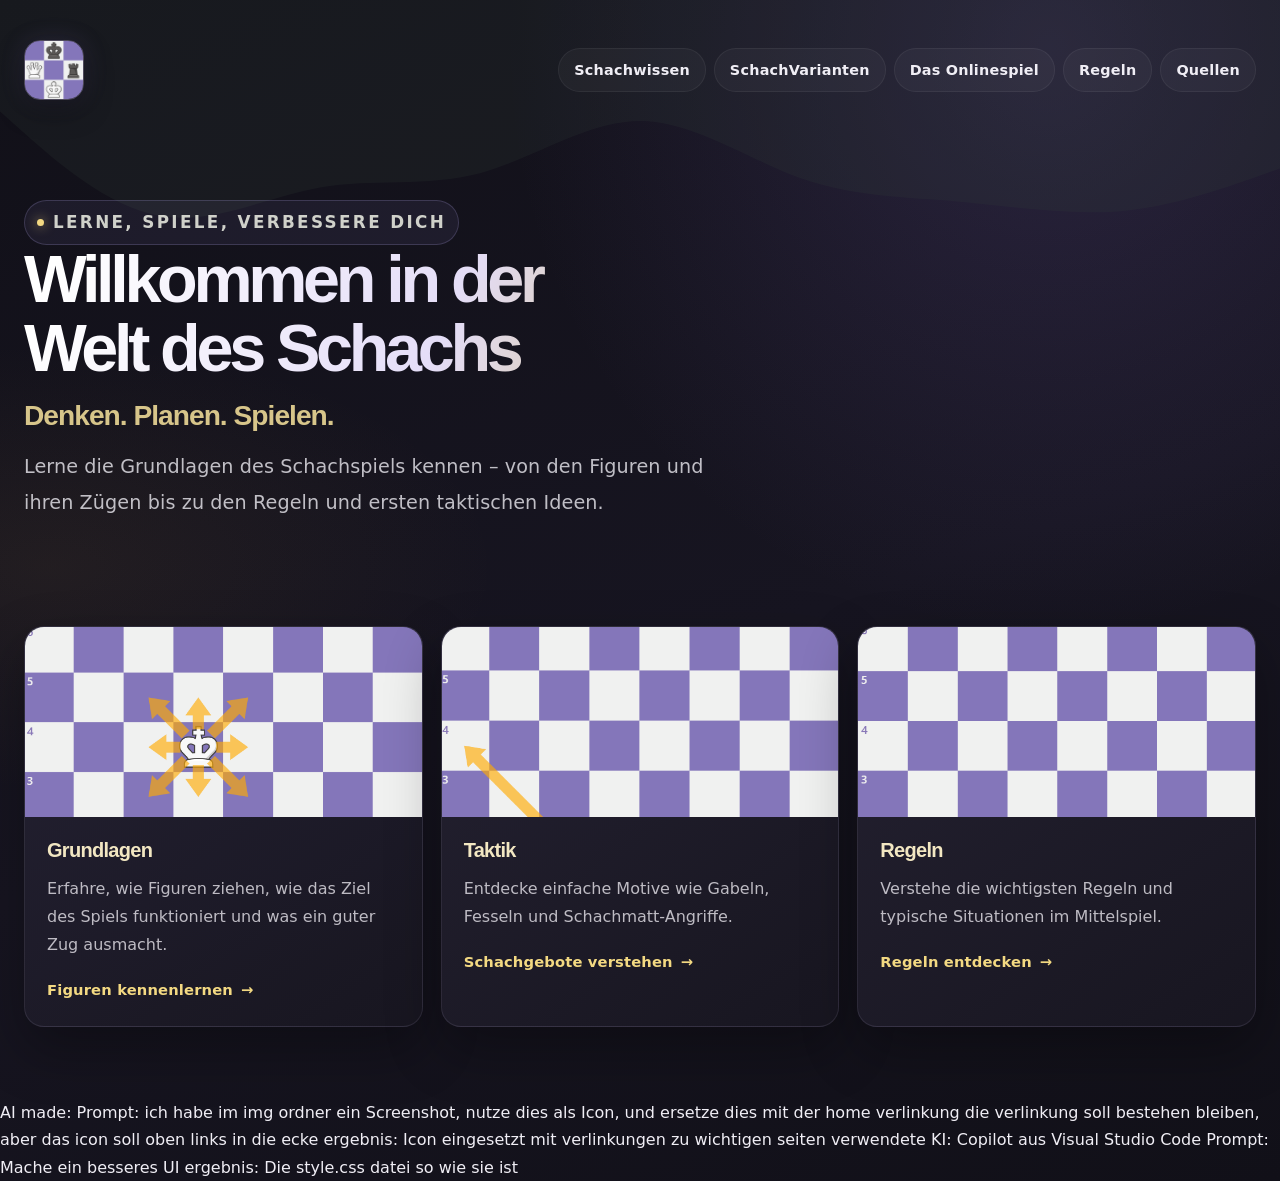
<file: website/index.html>
<!DOCTYPE html>
<html lang="de">
<head>
   <meta charset="UTF-8">
   <meta name="viewport" content="width=device-width, initial-scale=1.0">
   <meta name="description" content="Ein Einstieg in Schach, Regeln und Taktik.">
   <title>Schachwissen – Willkommen</title>
   <link rel="stylesheet" href="style.css">
</head>
<body class="home-page">
   <img class="wave" src="img/wave.svg" alt="">
   <div class="page-shell">
      <header class="topbar">
         <a class="home-logo" href="index.html" aria-label="Zur Startseite">
            <img src="img/Screenshot 2026-11-06 104341.png" alt="Schachfiguren">
         </a>
         <nav class="navigation" aria-label="Hauptnavigation">
            <a href="info.html">Schachwissen</a>
            <a href="Schacharten.html">SchachVarianten</a>
            <a href="onlinespiel.html">Das Onlinespiel</a>
            <a href="Regeln.html">Regeln</a>
            <a href="quellen.html">Quellen</a>
         </nav>
      </header>

      <main class="hero">
         <div class="hero-copy">
            <p class="eyebrow">Lerne, spiele, verbessere dich</p>
            <h1>Willkommen in der Welt des Schachs</h1>
            <h2>Denken. Planen. Spielen.</h2>
            <p>
               Lerne die Grundlagen des Schachspiels kennen – von den Figuren und ihren
               Zügen bis zu den Regeln und ersten taktischen Ideen.
            </p>
            <div class="hero-actions">

            </div>
         </div>

      </main>

      <section class="feature-grid" aria-label="Schach-Themen">
         <article class="feature-card">
            <img class="feature-image" src="img/schach%20figuren%20(Zugm%C3%B6glichkeiten)/k%C3%B6nig.png" alt="Mögliche Züge der Figuren">
            <h3>Grundlagen</h3>
            <p>Erfahre, wie Figuren ziehen, wie das Ziel des Spiels funktioniert und was ein guter Zug ausmacht.</p>
            <a class="card-link" href="info.html">Figuren kennenlernen <span aria-hidden="true">→</span></a>
         </article>
         <article class="feature-card">
            <img class="feature-image" src="img/schach%20figuren%20(Zugm%C3%B6glichkeiten)/schachsetzen.png" alt="Beispiel für ein Schachgebot">
            <h3>Taktik</h3>
            <p>Entdecke einfache Motive wie Gabeln, Fesseln und Schachmatt-Angriffe.</p>
            <a class="card-link" href="Das Schachsetzen.html">Schachgebote verstehen <span aria-hidden="true">→</span></a>
         </article>
         <article class="feature-card">
            <img class="feature-image" src="img/schach%20figuren%20(Zugm%C3%B6glichkeiten)/rochade.png" alt="Stellung vor einer Rochade">
            <h3>Regeln</h3>
            <p>Verstehe die wichtigsten Regeln und typische Situationen im Mittelspiel.</p>
            <a class="card-link" href="Regeln.html">Regeln entdecken <span aria-hidden="true">→</span></a>
         </article>
      </section>
   </div>
</body>
</html>

















































































































































































































































































































































AI made:

    Prompt:
        ich habe im img ordner ein Screenshot, nutze dies als Icon,
        und ersetze dies mit der home verlinkung die verlinkung soll bestehen bleiben,
        aber das icon soll oben links in die ecke
    ergebnis:
        Icon eingesetzt mit verlinkungen zu wichtigen seiten

    verwendete KI:
        Copilot aus Visual Studio Code



   Prompt:
      Mache ein besseres UI
   ergebnis:
      Die style.css datei so wie sie ist
</file>
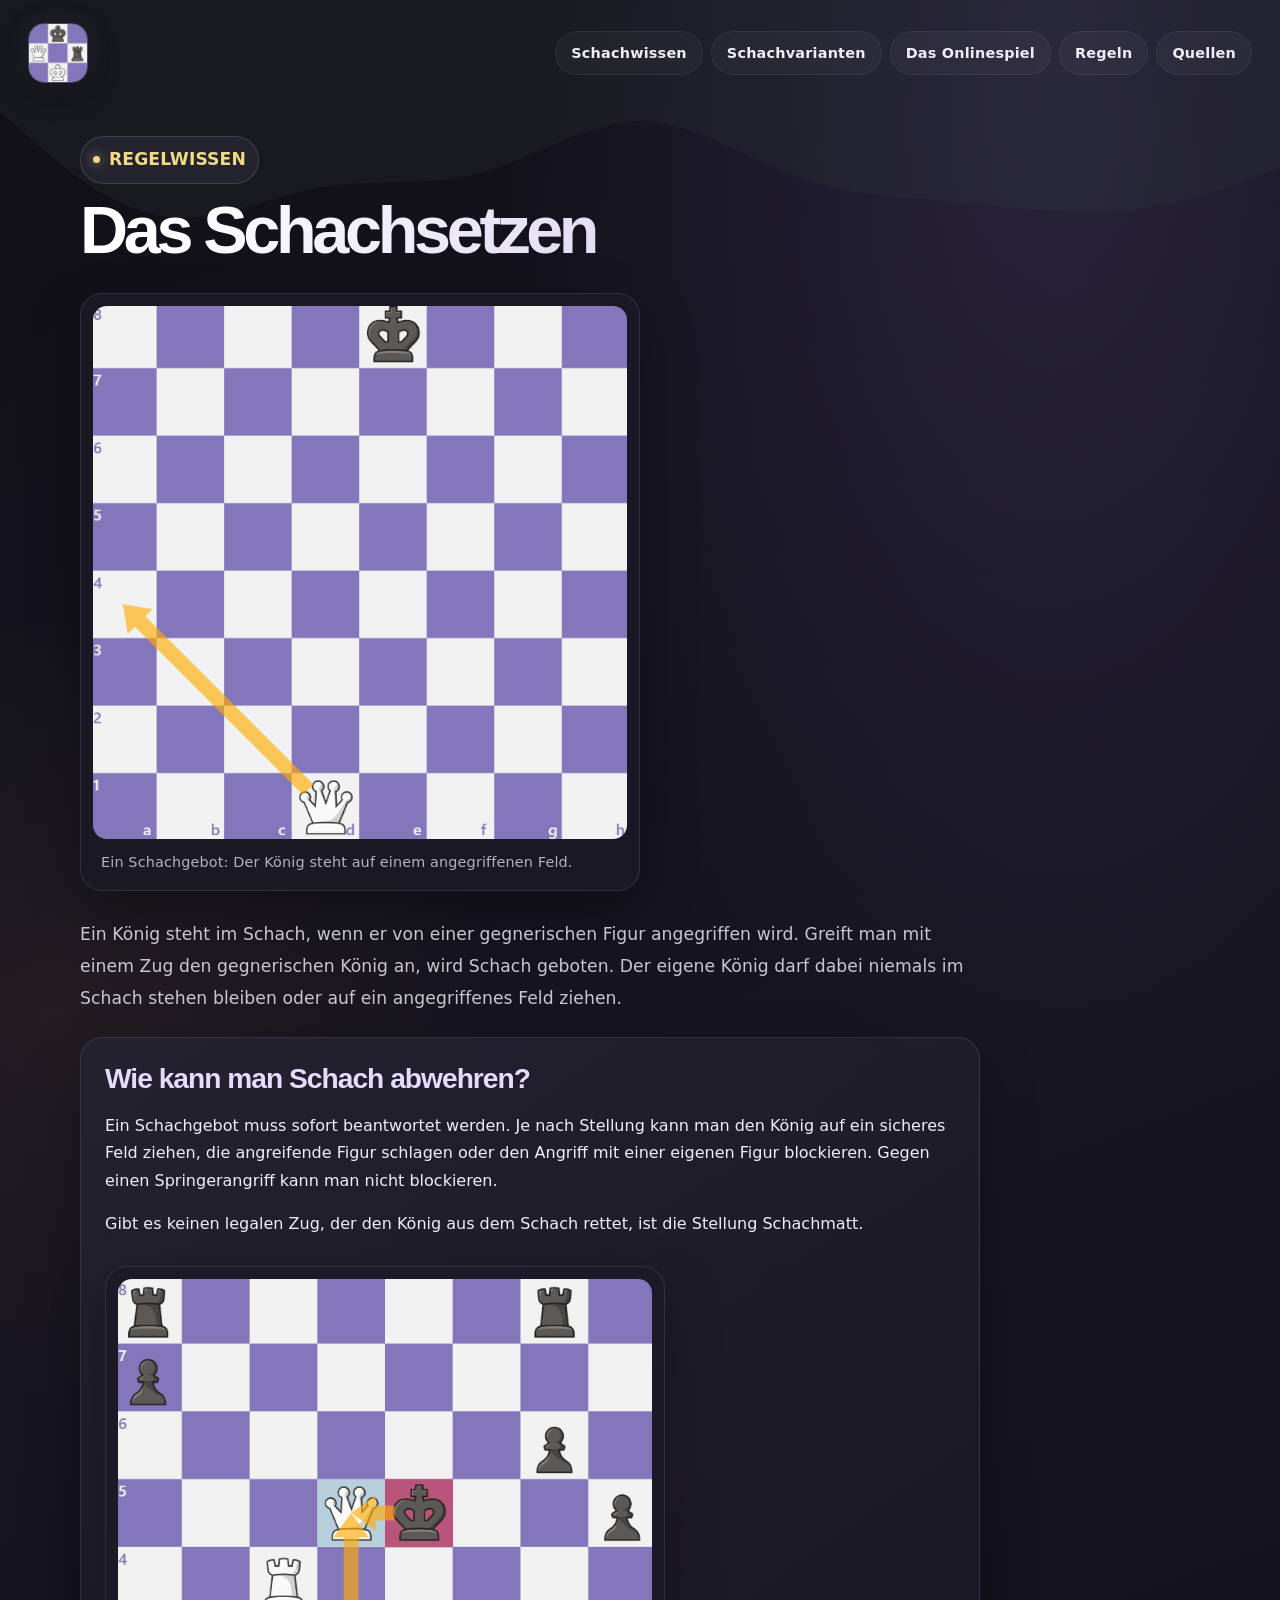
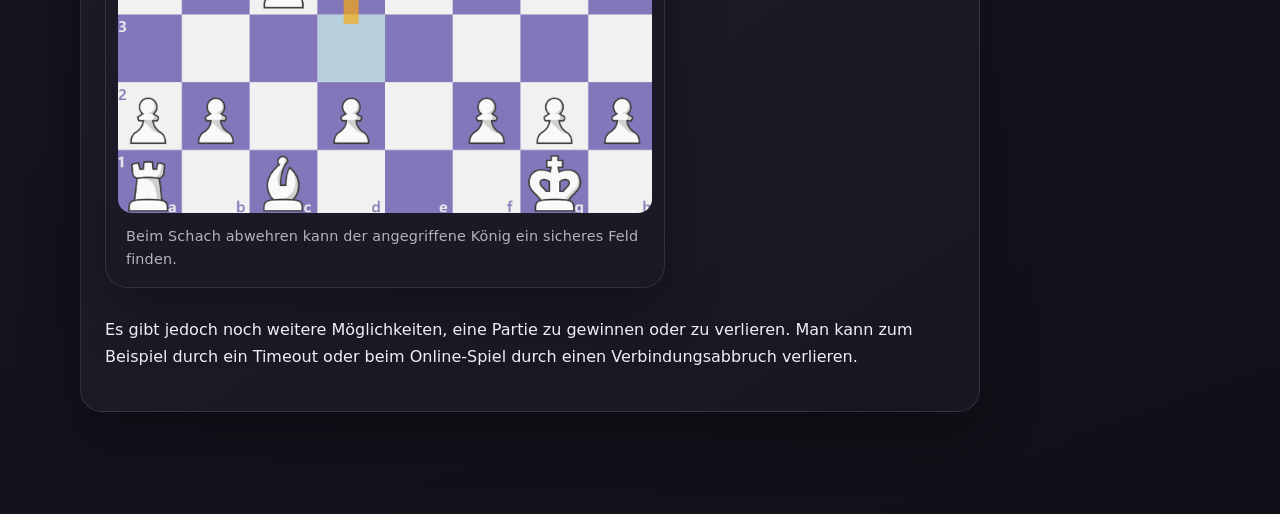
<file: website/Das Schachsetzen.html>
<!DOCTYPE html>
<html lang="de">
<head>
   <meta charset="UTF-8">
   <meta name="viewport" content="width=device-width, initial-scale=1.0">
   <title>Das Schachsetzen – Schachwissen</title>
   <link rel="stylesheet" href="style.css">
</head>
<body class="rule-page">
   <img class="wave" src="img/wave.svg" alt="">
   <header class="topbar">
      <a class="home-logo" href="index.html" aria-label="Zur Startseite">
         <img src="img/Screenshot 2026-11-06 104341.png" alt="Schachfiguren">
      </a>
      <nav class="navigation" aria-label="Hauptnavigation">
      <a href="info.html">Schachwissen</a>
      <a href="Schacharten.html">Schachvarianten</a>
      <a href="onlinespiel.html">Das Onlinespiel</a>
      <a href="Regeln.html">Regeln</a>
      <a href="quellen.html">Quellen</a>
      </nav>
   </header>
   <main>
      <p class="eyebrow">Regelwissen</p>
      <h1>Das Schachsetzen</h1>
      <figure class="rule-illustration">
         <img src="img/schach%20figuren%20(Zugm%C3%B6glichkeiten)/schachsetzen.png" alt="Ein König wird von der Dame angegriffen">
         <figcaption>Ein Schachgebot: Der König steht auf einem angegriffenen Feld.</figcaption>
      </figure>
      <p>
         Ein König steht im Schach, wenn er von einer gegnerischen Figur
         angegriffen wird.          Greift man mit einem Zug den gegnerischen König an, wird Schach geboten.
         Der eigene König darf dabei niemals im Schach
         stehen bleiben oder auf ein angegriffenes Feld ziehen.
      </p>
      <section>
         <h2>Wie kann man Schach abwehren?</h2>
         <p>
            Ein Schachgebot muss sofort beantwortet werden. Je nach Stellung
            kann man den König auf ein sicheres Feld ziehen, die angreifende
            Figur schlagen oder den Angriff mit einer eigenen Figur blockieren.
            Gegen einen Springerangriff kann man nicht blockieren.
         </p>
         <p>
            Gibt es keinen legalen Zug, der den König aus dem Schach rettet,
            ist die Stellung Schachmatt.
         </p>
         <figure class="rule-illustration">
            <img src="img/schach%20figuren%20(Zugm%C3%B6glichkeiten)/schachabwähren.png" alt="Beispielstellung für Schachabwehr">
            <figcaption>Beim Schach abwehren kann der angegriffene König ein sicheres Feld finden.</figcaption>
         </figure>
         <p>
            Es gibt jedoch noch weitere Möglichkeiten, eine Partie zu gewinnen oder zu verlieren.
            Man kann zum Beispiel durch ein Timeout oder beim Online-Spiel durch einen
            Verbindungsabbruch verlieren.
         </p>
         <p>
            
         </p>
      </section>
   </main>
</body>
</html>
</file>
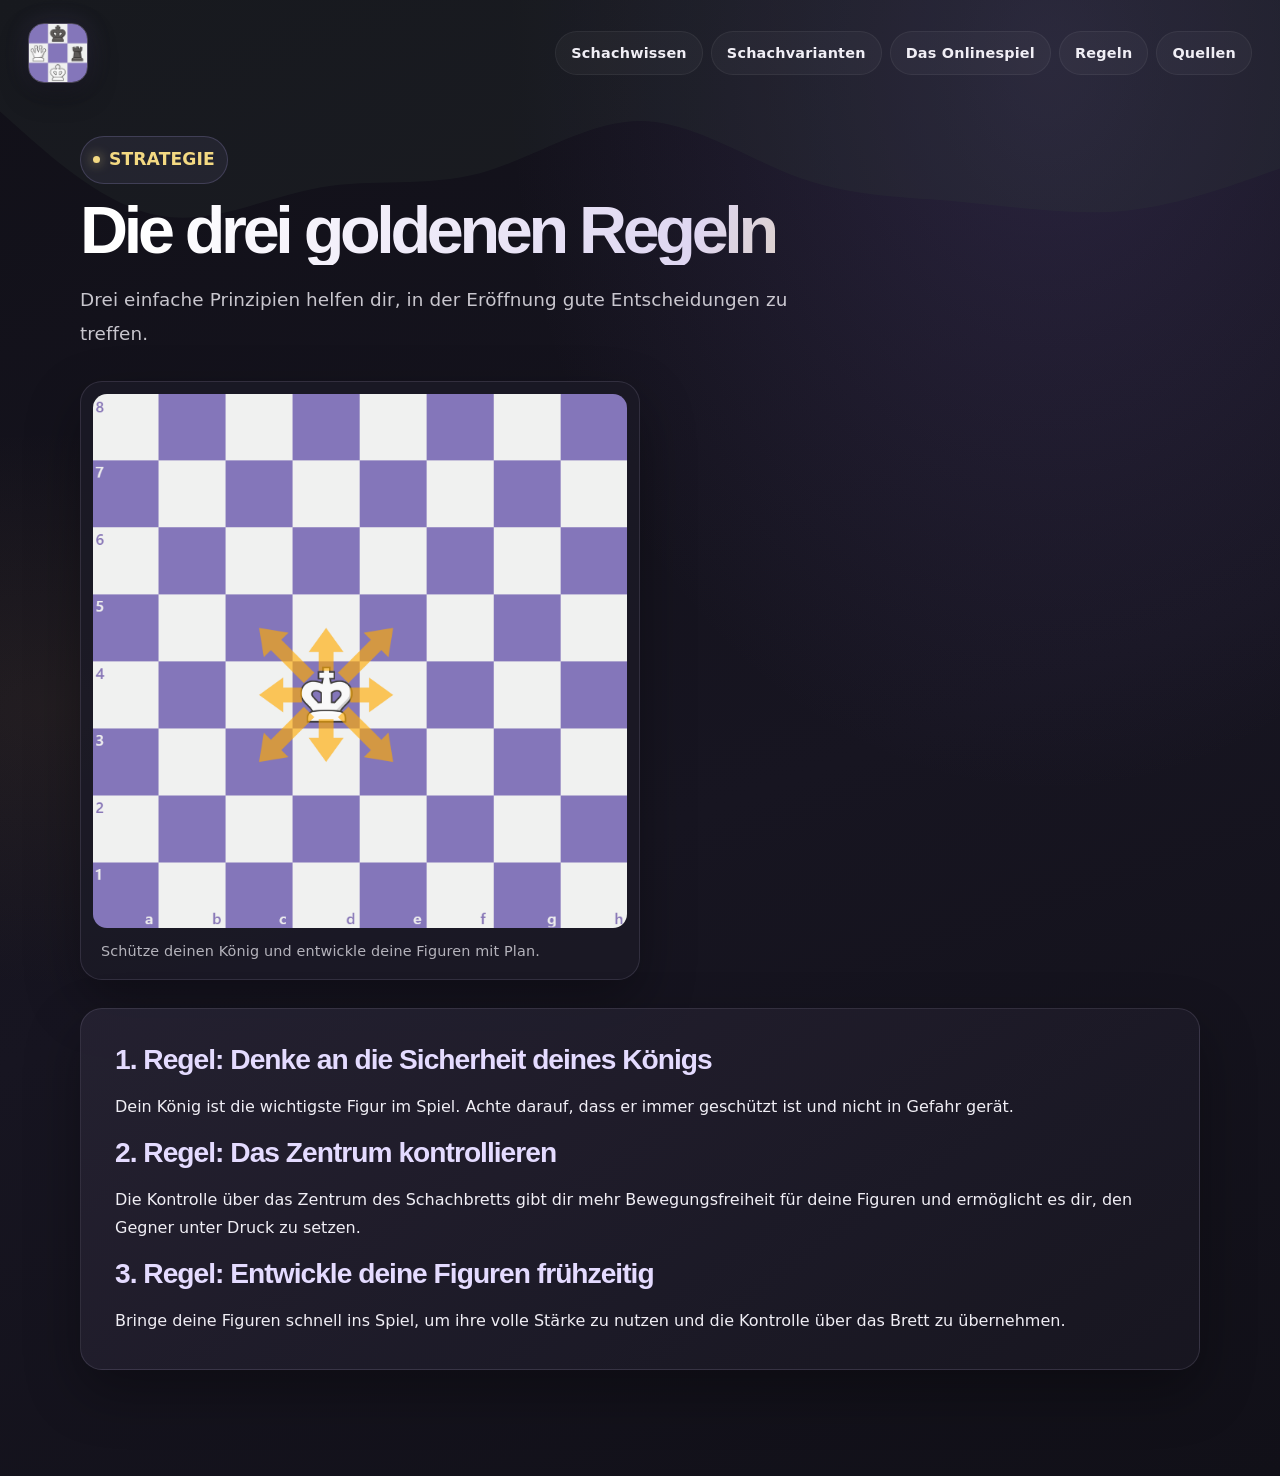
<file: website/Die 3 Goldenen Regeln.html>
<!DOCTYPE html>
<html lang="de">
<head>
   <meta charset="UTF-8">
   <meta name="viewport" content="width=device-width, initial-scale=1.0">
   <title>Die drei goldenen Regeln – Schachwissen</title>
   <link rel="stylesheet" href="style.css">
</head>
<body class="rule-page">
   <img class="wave" src="img/wave.svg" alt="">
   <header class="topbar">
      <a class="home-logo" href="index.html" aria-label="Zur Startseite">
         <img src="img/Screenshot 2026-11-06 104341.png" alt="Schachfiguren">
      </a>
      <nav class="navigation" aria-label="Hauptnavigation">
      <a href="info.html">Schachwissen</a>
      <a href="Schacharten.html">Schachvarianten</a>
      <a href="onlinespiel.html">Das Onlinespiel</a>
      <a href="Regeln.html">Regeln</a>
      <a href="quellen.html">Quellen</a>
      </nav>
   </header>
   <main>
      <p class="eyebrow">Strategie</p>
      <h1>Die drei goldenen Regeln</h1>
      <p class="page-intro">Drei einfache Prinzipien helfen dir, in der Eröffnung gute Entscheidungen zu treffen.</p>
      <figure class="rule-illustration">
         <img src="img/schach%20figuren%20(Zugm%C3%B6glichkeiten)/k%C3%B6nig.png" alt="Der König kann auf alle angrenzenden Felder ziehen">
         <figcaption>Schütze deinen König und entwickle deine Figuren mit Plan.</figcaption>
      </figure>
      <section class="content-card">
         <h2>1. Regel: Denke an die Sicherheit deines Königs</h2>
         <p>
            Dein König ist die wichtigste Figur im Spiel. Achte darauf, dass er
            immer geschützt ist und nicht in Gefahr gerät.
         </p>
         <h2>2. Regel: Das Zentrum kontrollieren</h2>
         <p>
            Die Kontrolle über das Zentrum des Schachbretts gibt dir mehr
            Bewegungsfreiheit für deine Figuren und ermöglicht es dir, den
            Gegner unter Druck zu setzen.
         </p>
         <h2>3. Regel: Entwickle deine Figuren frühzeitig</h2>
         <p>
            Bringe deine Figuren schnell ins Spiel, um ihre volle Stärke zu nutzen
            und die Kontrolle über das Brett zu übernehmen.
         </p>
      </section>


   </main>
</body>
</html>
</file>
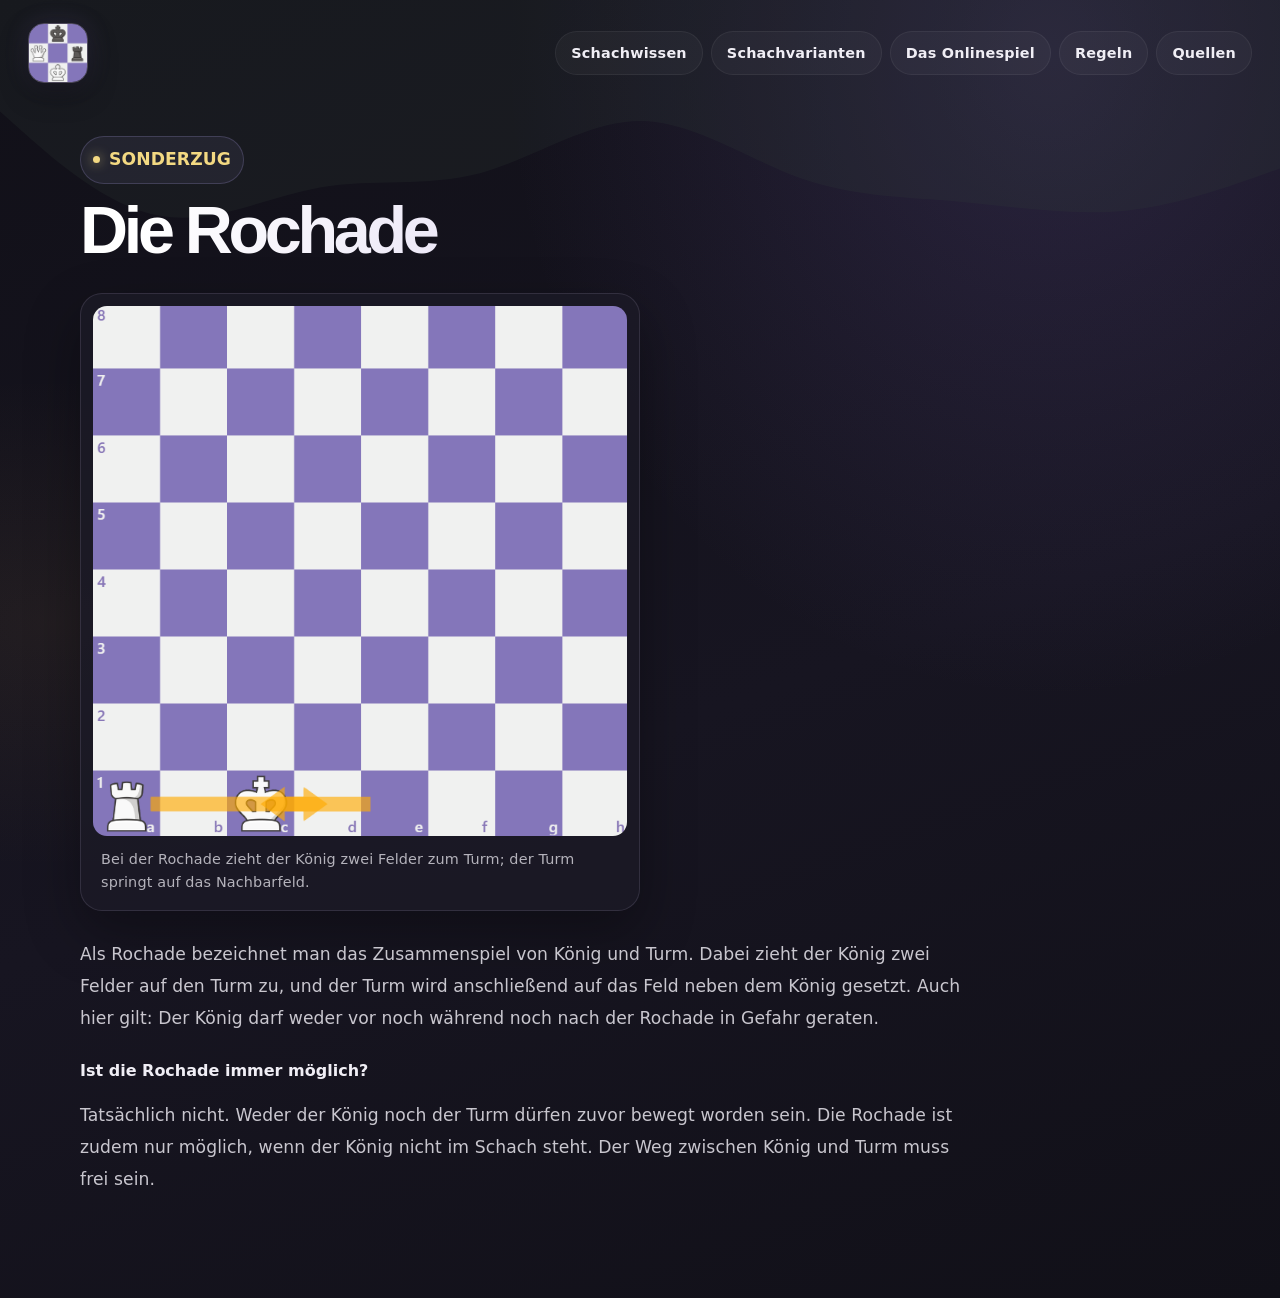
<file: website/Die Rochade.html>
<!DOCTYPE html>
<html lang="de">
<head>
   <meta charset="UTF-8">
   <meta name="viewport" content="width=device-width, initial-scale=1.0">
   <title>Die Rochade – Schachwissen</title>
   <link rel="stylesheet" href="style.css">
</head>
<body class="rule-page">
   <img class="wave" src="img/wave.svg" alt="">
   <header class="topbar">
      <a class="home-logo" href="index.html" aria-label="Zur Startseite">
         <img src="img/Screenshot 2026-11-06 104341.png" alt="Schachfiguren">
      </a>
      <nav class="navigation" aria-label="Hauptnavigation">
      <a href="info.html">Schachwissen</a>
      <a href="Schacharten.html">Schachvarianten</a>
      <a href="onlinespiel.html">Das Onlinespiel</a>
      <a href="Regeln.html">Regeln</a>
      <a href="quellen.html">Quellen</a>
      </nav>
   </header>
   <main>
      <p class="eyebrow">Sonderzug</p>
      <h1>Die Rochade</h1>
      <figure class="rule-illustration">
         <img src="img/schach%20figuren%20(Zugm%C3%B6glichkeiten)/rochade.png" alt="König und Turm bewegen sich bei der Rochade">
         <figcaption>Bei der Rochade zieht der König zwei Felder zum Turm; der Turm springt auf das Nachbarfeld.</figcaption>
      </figure>
      <p>
         Als Rochade bezeichnet man das Zusammenspiel von König und Turm.
         Dabei zieht der König zwei Felder auf den Turm zu, und der Turm wird
         anschließend auf das Feld neben dem König gesetzt.
         Auch hier gilt: Der König darf weder vor noch während noch nach der
         Rochade in Gefahr geraten.
      </p>
      <strong><p>Ist die Rochade immer möglich?</p></strong>
      <p>
         Tatsächlich nicht. Weder der König noch der Turm dürfen zuvor bewegt worden sein.
         Die Rochade ist zudem nur möglich, wenn der König nicht im Schach steht.
         Der Weg zwischen König und Turm muss frei sein.
      </p>
   </main>
</body>
</html>
</file>
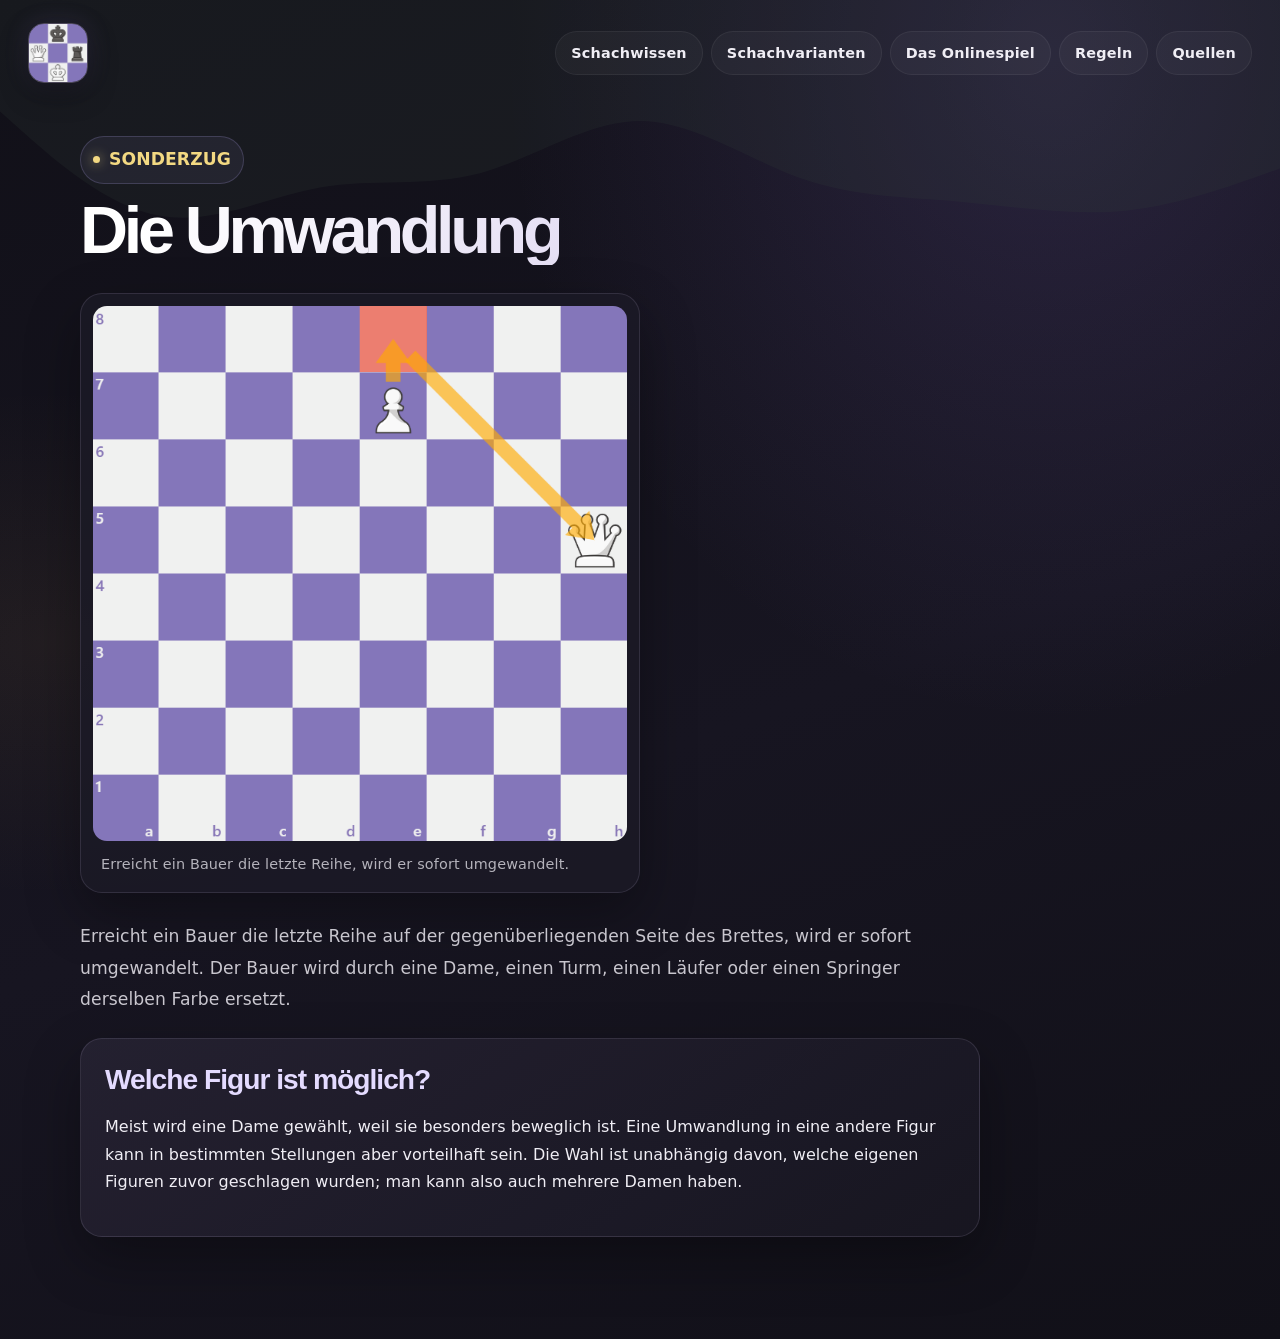
<file: website/Die Umwandlung.html>
<!DOCTYPE html>
<html lang="de">
<head>
   <meta charset="UTF-8">
   <meta name="viewport" content="width=device-width, initial-scale=1.0">
   <title>Die Umwandlung – Schachwissen</title>
   <link rel="stylesheet" href="style.css">
</head>
<body class="rule-page">
   <img class="wave" src="img/wave.svg" alt="">
   <header class="topbar">
      <a class="home-logo" href="index.html" aria-label="Zur Startseite">
         <img src="img/Screenshot 2026-11-06 104341.png" alt="Schachfiguren">
      </a>
      <nav class="navigation" aria-label="Hauptnavigation">
      <a href="info.html">Schachwissen</a>
      <a href="Schacharten.html">Schachvarianten</a>
      <a href="onlinespiel.html">Das Onlinespiel</a>
      <a href="Regeln.html">Regeln</a>
      <a href="quellen.html">Quellen</a>
      </nav>
   </header>
   <main>
      <p class="eyebrow">Sonderzug</p>
      <h1>Die Umwandlung</h1>
      <figure class="rule-illustration">
         <img src="img/schach%20figuren%20(Zugm%C3%B6glichkeiten)/umwandeln.png" alt="Der Bauer zieht ein Feld vorwärts">
         <figcaption>Erreicht ein Bauer die letzte Reihe, wird er sofort umgewandelt.</figcaption>
      </figure>
      <p>
         Erreicht ein Bauer die letzte Reihe auf der gegenüberliegenden Seite
         des Brettes, wird er sofort umgewandelt. Der Bauer wird durch eine
         Dame, einen Turm, einen Läufer oder einen Springer derselben Farbe
         ersetzt.
      </p>
      <section>
         <h2>Welche Figur ist möglich?</h2>
         <p>
            Meist wird eine Dame gewählt, weil sie besonders beweglich ist.
            Eine Umwandlung in eine andere Figur kann in bestimmten Stellungen
            aber vorteilhaft sein. Die Wahl ist unabhängig davon, welche
            eigenen Figuren zuvor geschlagen wurden; man kann also auch
            mehrere Damen haben.
         </p>
      </section>
   </main>
</body>
</html>
</file>
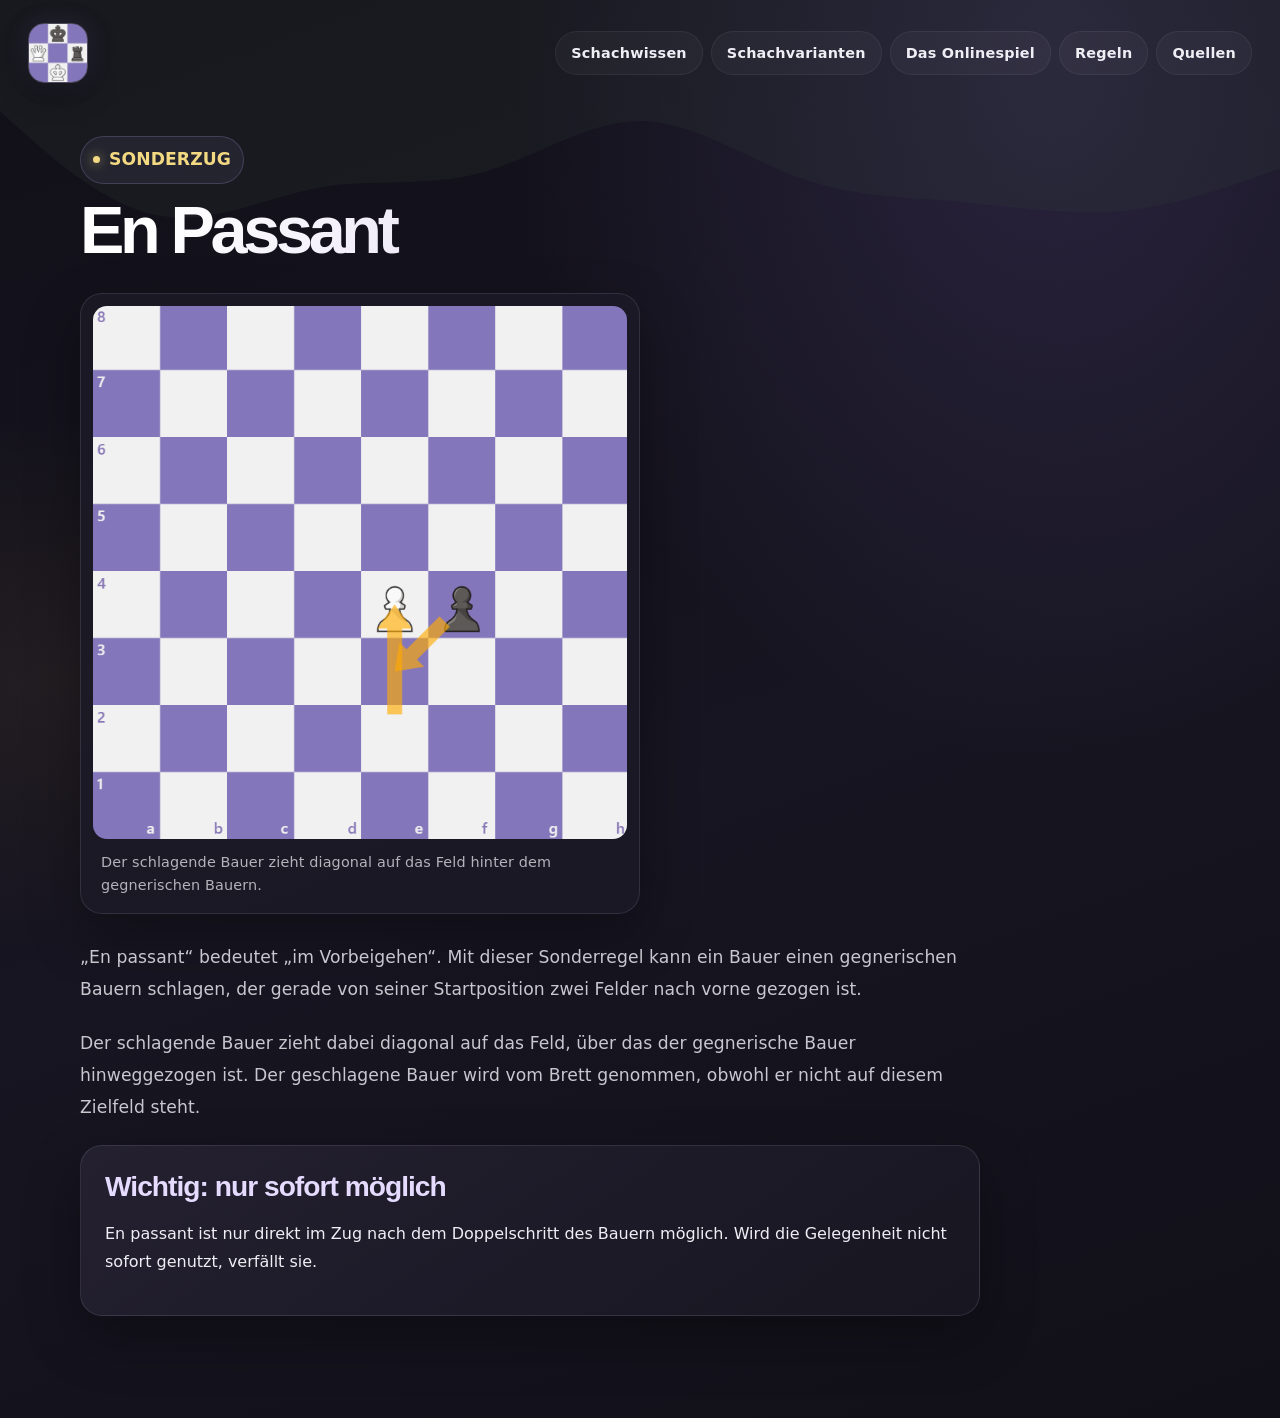
<file: website/En Passant.html>
<!DOCTYPE html>
<html lang="de">
<head>
   <meta charset="UTF-8">
   <meta name="viewport" content="width=device-width, initial-scale=1.0">
   <title>En Passant – Schachwissen</title>
   <link rel="stylesheet" href="style.css">
</head>
<body class="rule-page">
   <img class="wave" src="img/wave.svg" alt="">
   <header class="topbar">
      <a class="home-logo" href="index.html" aria-label="Zur Startseite">
         <img src="img/Screenshot 2026-11-06 104341.png" alt="Schachfiguren">
      </a>
      <nav class="navigation" aria-label="Hauptnavigation">
      <a href="info.html">Schachwissen</a>
      <a href="Schacharten.html">Schachvarianten</a>
      <a href="onlinespiel.html">Das Onlinespiel</a>
      <a href="Regeln.html">Regeln</a>
      <a href="quellen.html">Quellen</a>
      </nav>
   </header>
   <main>
      <p class="eyebrow">Sonderzug</p>
      <h1>En Passant</h1>
      <figure class="rule-illustration">
         <img src="img/schach%20figuren%20(Zugm%C3%B6glichkeiten)/en%20passant.png" alt="Ein Bauer schlägt einen gegnerischen Bauern en passant">
         <figcaption>Der schlagende Bauer zieht diagonal auf das Feld hinter dem gegnerischen Bauern.</figcaption>
      </figure>
      <p>
         „En passant“ bedeutet „im Vorbeigehen“. Mit dieser Sonderregel kann
         ein Bauer einen gegnerischen Bauern schlagen, der gerade von seiner
         Startposition zwei Felder nach vorne gezogen ist.
      </p>
      <p>
         Der schlagende Bauer zieht dabei diagonal auf das Feld, über das der
         gegnerische Bauer hinweggezogen ist. Der geschlagene Bauer wird vom
         Brett genommen, obwohl er nicht auf diesem Zielfeld steht.
      </p>
      <section>
         <h2>Wichtig: nur sofort möglich</h2>
         <p>
            En passant ist nur direkt im Zug nach dem Doppelschritt des Bauern
            möglich. Wird die Gelegenheit nicht sofort genutzt, verfällt sie.
         </p>
      </section>
   </main>
</body>
</html>
</file>
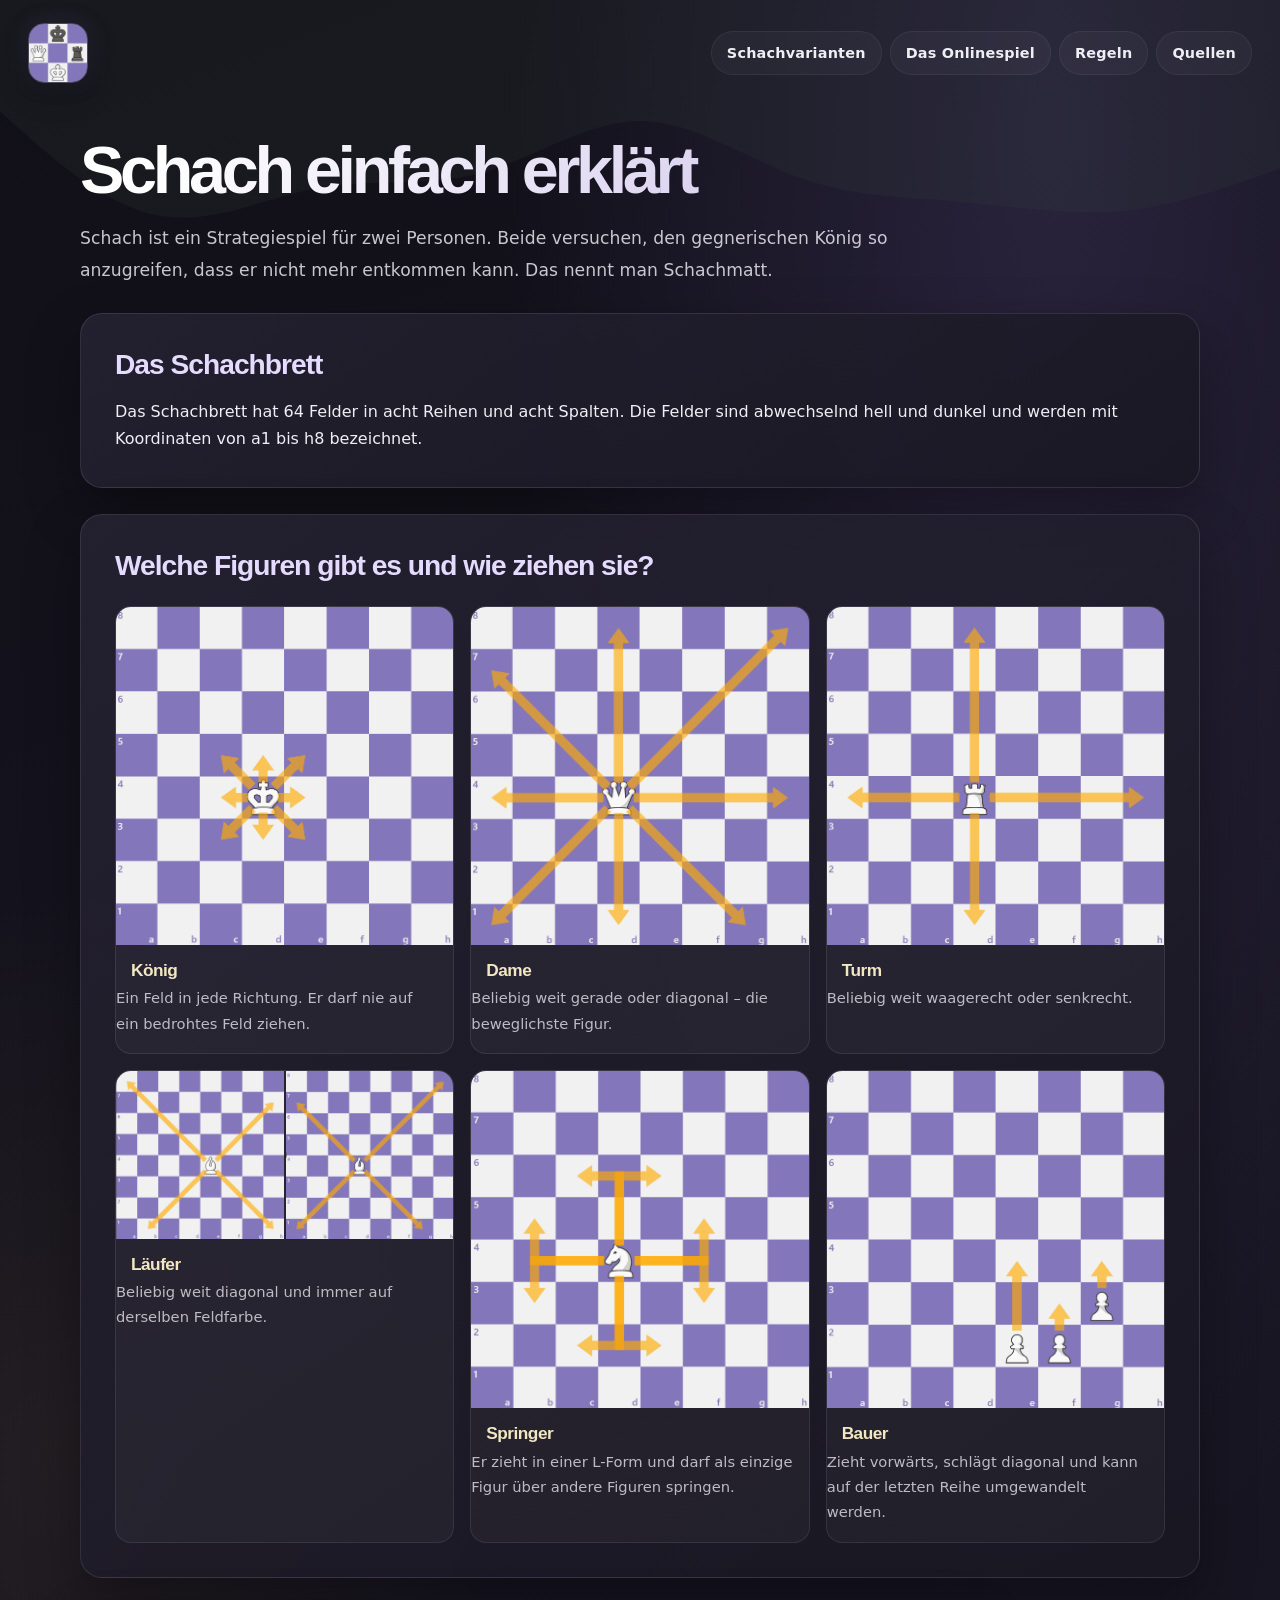
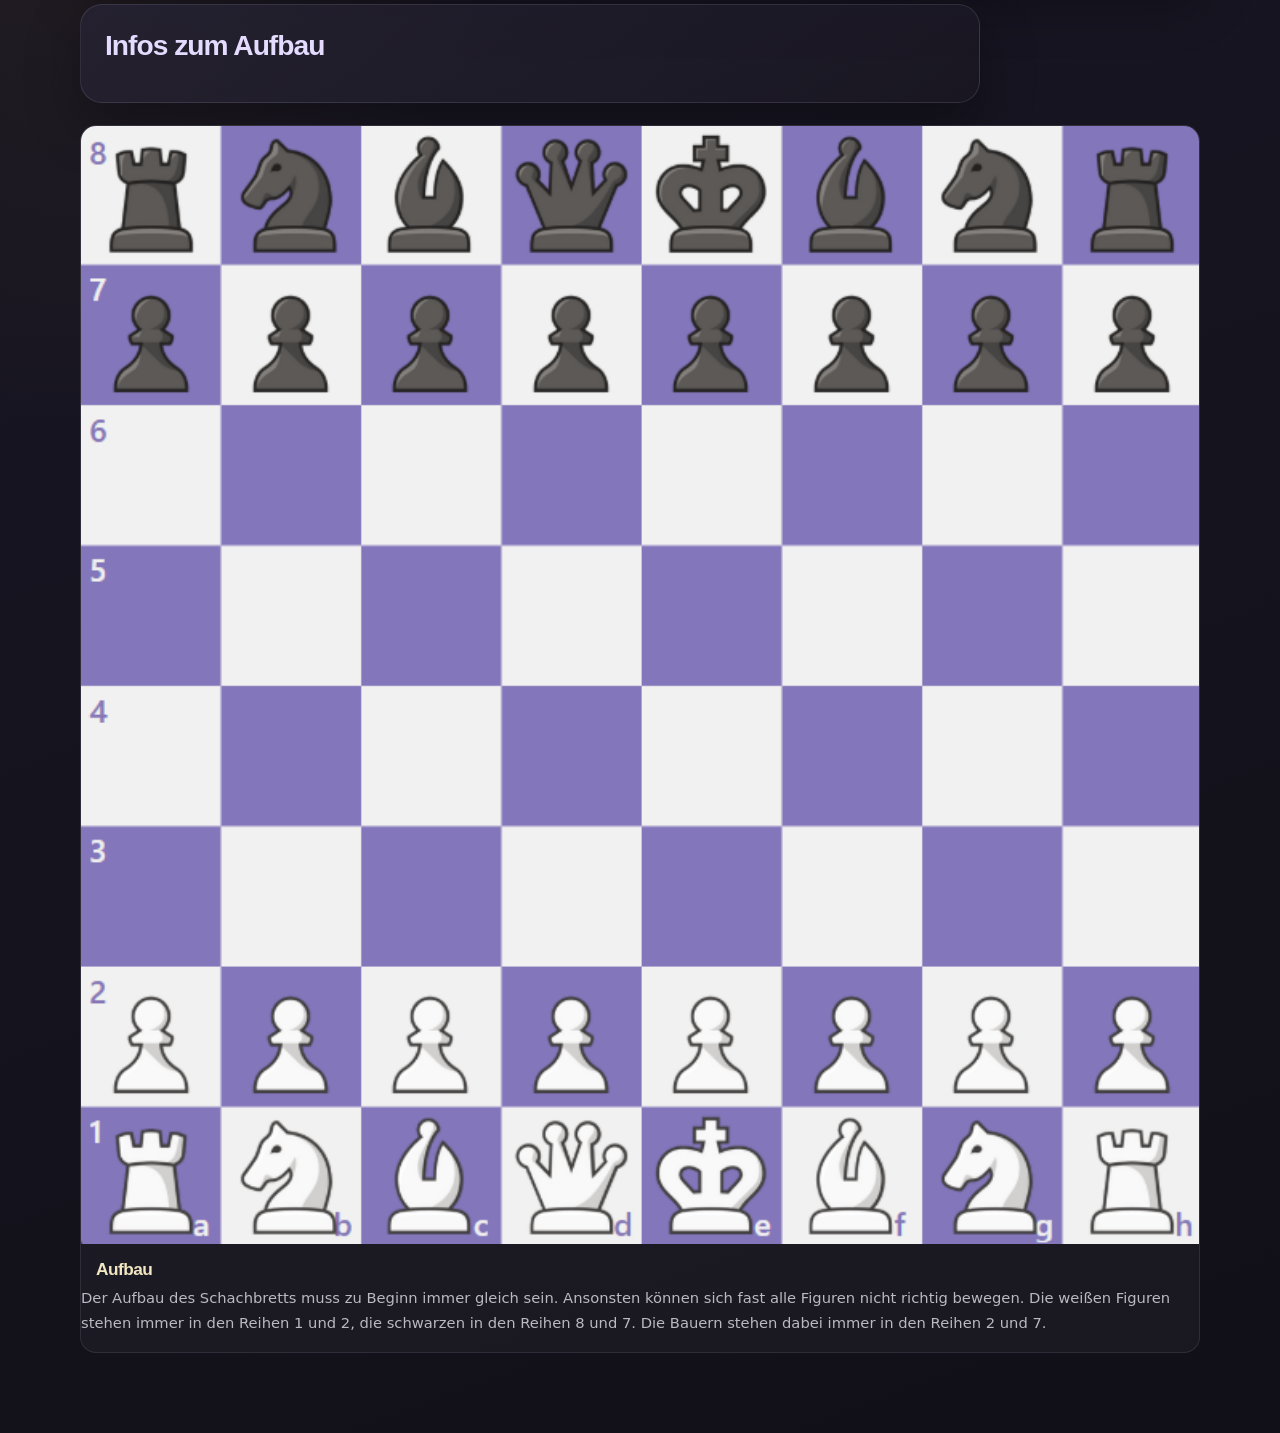
<file: website/info.html>
<!DOCTYPE html>
<html lang="de">
<head>
   <meta charset="UTF-8">
   <meta name="viewport" content="width=device-width, initial-scale=1.0">
   <meta name="description" content="Grundregeln, Figuren und Ziel des Schachspiels einfach erklärt.">
   <title>Schachwissen – Grundlagen</title>
   <link rel="stylesheet" href="style.css">
</head>
<body class="info-page">
   <img class="wave" src="img/wave.svg" alt="">
   <header class="topbar">
      <a class="home-logo" href="index.html" aria-label="Zur Startseite">
         <img src="img/Screenshot 2026-11-06 104341.png" alt="Schachfiguren">
      </a>
      <nav class="navigation" aria-label="Hauptnavigation">
      
      <a href="Schacharten.html">Schachvarianten</a>
      <a href="onlinespiel.html">Das Onlinespiel</a>
      <a href="Regeln.html">Regeln</a>
      <a href="quellen.html">Quellen</a>
      </nav>
   </header>

   <main>
      <h1>Schach einfach erklärt</h1>
      <p>
         Schach ist ein Strategiespiel für zwei Personen. Beide versuchen, den
         gegnerischen König so anzugreifen, dass er nicht mehr entkommen kann.
         Das nennt man Schachmatt.
      </p>

      <section class="content-card">
         <h2>Das Schachbrett</h2>
         <p>
            Das Schachbrett hat 64 Felder in acht Reihen und acht Spalten. Die Felder
            sind abwechselnd hell und dunkel und werden mit Koordinaten von a1 bis h8 bezeichnet.
         </p>
      </section>

      <section class="content-card">
         <h2>Welche Figuren gibt es und wie ziehen sie?</h2>
         <div class="piece-grid">
            <article class="piece-card">
               <img src="img/schach%20figuren%20(Zugm%C3%B6glichkeiten)/k%C3%B6nig.png" alt="Zugmöglichkeiten des Königs">
               <h3>König</h3>
               <p>Ein Feld in jede Richtung. Er darf nie auf ein bedrohtes Feld ziehen.</p>
            </article>
            <article class="piece-card">
               <img src="img/schach%20figuren%20(Zugm%C3%B6glichkeiten)/k%C3%B6nigin.png" alt="Zugmöglichkeiten der Dame">
               <h3>Dame</h3>
               <p>Beliebig weit gerade oder diagonal – die beweglichste Figur.</p>
            </article>
            <article class="piece-card">
               <img src="img/schach%20figuren%20(Zugm%C3%B6glichkeiten)/Turm.png" alt="Zugmöglichkeiten des Turms">
               <h3>Turm</h3>
               <p>Beliebig weit waagerecht oder senkrecht.</p>
            </article>
            <article class="piece-card">
               <div class="piece-image-pair">
                  <img src="img/schach%20figuren%20(Zugm%C3%B6glichkeiten)/l%C3%A4ufer%20wd.png" alt="Läuferzüge auf hellen Feldern">
                  <img src="img/schach%20figuren%20(Zugm%C3%B6glichkeiten)/l%C3%A4ufer%20sd.png" alt="Läuferzüge auf dunklen Feldern">
               </div>
               <h3>Läufer</h3>
               <p>Beliebig weit diagonal und immer auf derselben Feldfarbe.</p>
            </article>
            <article class="piece-card">
               <img src="img/schach%20figuren%20(Zugm%C3%B6glichkeiten)/springer.png" alt="Zugmöglichkeiten des Springers">
               <h3>Springer</h3>
               <p>Er zieht in einer L-Form und darf als einzige Figur über andere Figuren springen.</p>
            </article>
            <article class="piece-card">
               <img src="img/schach%20figuren%20(Zugm%C3%B6glichkeiten)/bauer.png" alt="Zugmöglichkeiten des Bauern">
               <h3>Bauer</h3>
               <p>Zieht vorwärts, schlägt diagonal und kann auf der letzten Reihe umgewandelt werden.</p>
            </article>
            
         </div>
      </section>
      <section>
         <h2>Infos zum Aufbau</h2>
      </section>
         <article class="piece-card">
               <img src="img/Aufbau.png" alt="Der Aufbau eines Schachfeldes">
               <h3>Aufbau</h3>
               <p>Der Aufbau des Schachbretts muss zu Beginn immer gleich sein. Ansonsten können sich fast alle Figuren nicht richtig bewegen.
                  Die weißen Figuren stehen immer in den Reihen 1 und 2, die schwarzen in den Reihen 8 und 7.
                  Die Bauern stehen dabei immer in den Reihen 2 und 7.
               </p>
            </article>
   </main>
</body>
</html>
</file>
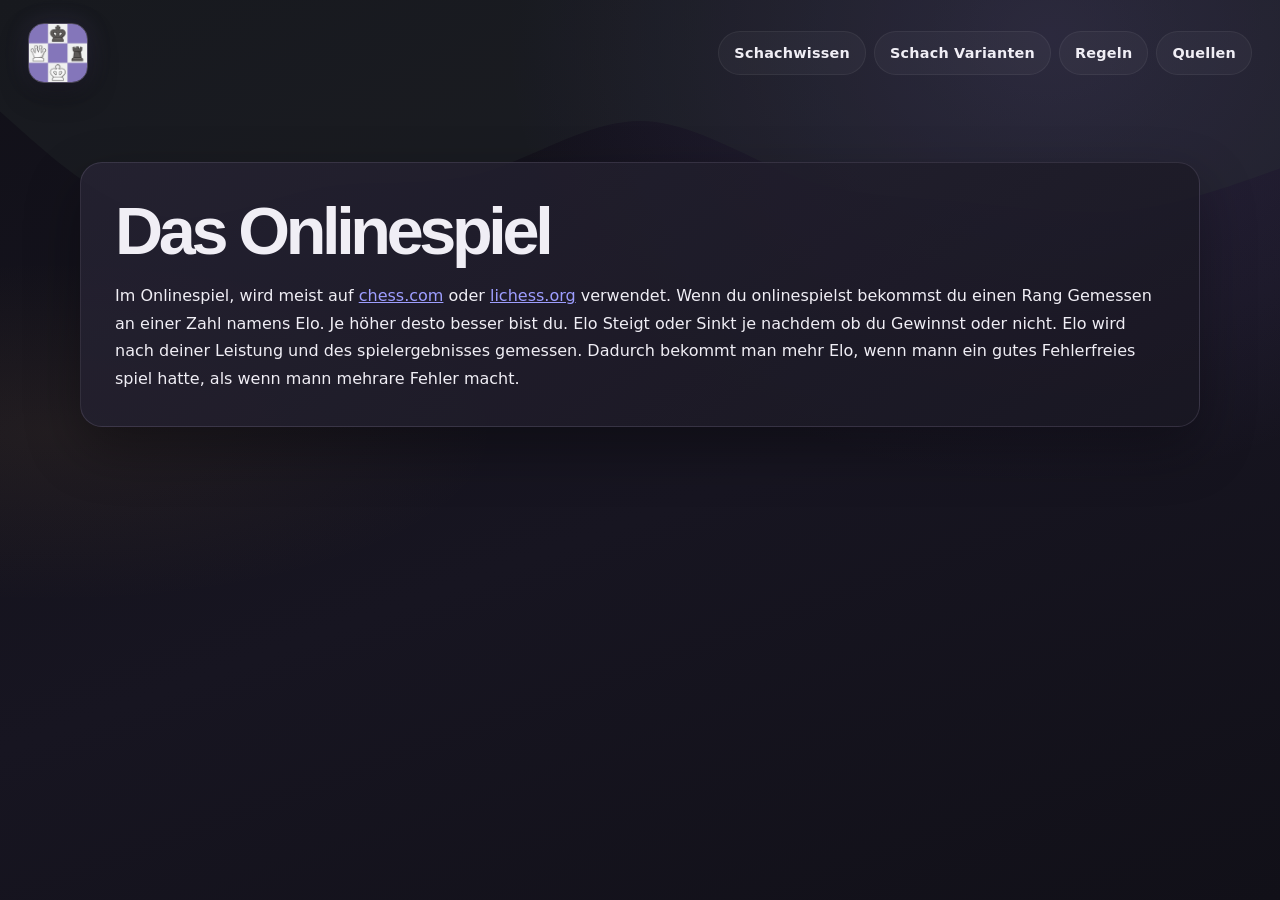
<file: website/onlinespiel.html>
<!DOCTYPE html>
<html lang="de">
<head>
   <meta charset="UTF-8">
   <meta name="viewport" content="width=device-width, initial-scale=1.0">
   <meta name="description" content="Ein Einstieg in Schach, Regeln und Taktik.">
   <title>Schachwissen – Onlineschach</title>
   <link rel="stylesheet" href="style.css">
</head>
<body class="">
   <img class="wave" src="img/wave.svg" alt="">
   <header class="topbar">
      <a class="home-logo" href="index.html" aria-label="Zur Startseite">
         <img src="img/Screenshot 2026-11-06 104341.png" alt="Schachfiguren">
      </a>
      <nav class="navigation" aria-label="Hauptnavigation">
      <a href="info.html">Schachwissen</a>
      <a href="Schacharten.html">Schach Varianten</a>
      <a href="Regeln.html">Regeln</a>
      <a href="quellen.html">Quellen</a>
      </nav>
   </header>
   <main>
      <section class="content-card">
        <h1>Das Onlinespiel</h1>
         <p>
           Im Onlinespiel, wird meist auf <a href="https://www.chess.com/home">chess.com</a> oder <a href="https://lichess.org">lichess.org</a> verwendet.
           Wenn du onlinespielst bekommst du einen Rang Gemessen an einer Zahl namens Elo.
           Je höher desto besser bist du. Elo Steigt oder Sinkt je nachdem ob du Gewinnst oder nicht.
           Elo wird nach deiner Leistung und des spielergebnisses gemessen. Dadurch bekommt man mehr Elo,
           wenn mann ein gutes Fehlerfreies spiel hatte, als wenn mann mehrare Fehler macht.
         </p>
      </section>
   </main>
</body>
</html>
</file>
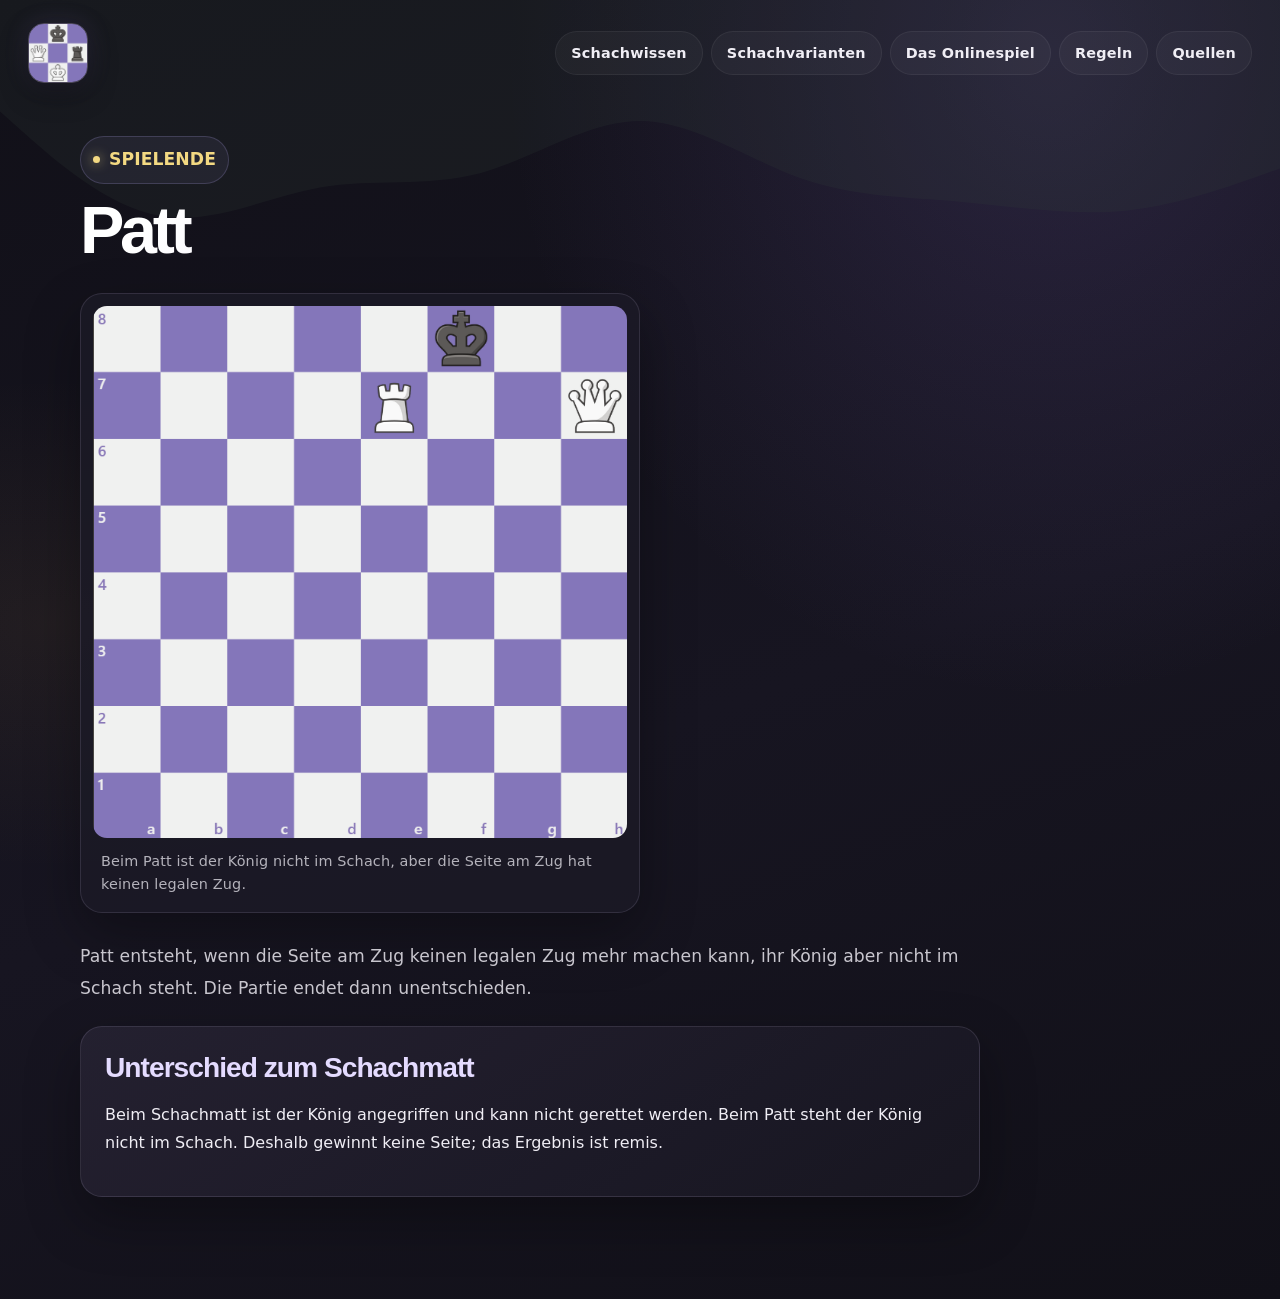
<file: website/Patt.html>
<!DOCTYPE html>
<html lang="de">
<head>
   <meta charset="UTF-8">
   <meta name="viewport" content="width=device-width, initial-scale=1.0">
   <title>Patt – Schachwissen</title>
   <link rel="stylesheet" href="style.css">
</head>
<body class="rule-page">
   <img class="wave" src="img/wave.svg" alt="">
   <header class="topbar">
      <a class="home-logo" href="index.html" aria-label="Zur Startseite">
         <img src="img/Screenshot 2026-11-06 104341.png" alt="Schachfiguren">
      </a>
      <nav class="navigation" aria-label="Hauptnavigation">
      <a href="info.html">Schachwissen</a>
      <a href="Schacharten.html">Schachvarianten</a>
      <a href="onlinespiel.html">Das Onlinespiel</a>
      <a href="Regeln.html">Regeln</a>
      <a href="quellen.html">Quellen</a>
      </nav>
   </header>
   <main>
      <p class="eyebrow">Spielende</p>
      <h1>Patt</h1>
      <figure class="rule-illustration">
         <img src="img/schach%20figuren%20(Zugm%C3%B6glichkeiten)/patt.png" alt="Pattstellung mit König und Turm">
         <figcaption>Beim Patt ist der König nicht im Schach, aber die Seite am Zug hat keinen legalen Zug.</figcaption>
      </figure>
      <p>
         Patt entsteht, wenn die Seite am Zug keinen legalen Zug mehr machen
         kann, ihr König aber nicht im Schach steht. Die Partie endet dann
         unentschieden.
      </p>
      <section>
         <h2>Unterschied zum Schachmatt</h2>
         <p>
            Beim Schachmatt ist der König angegriffen und kann nicht gerettet
            werden. Beim Patt steht der König nicht im Schach. Deshalb gewinnt
            keine Seite; das Ergebnis ist remis.
         </p>
      </section>
   </main>
</body>
</html>
</file>
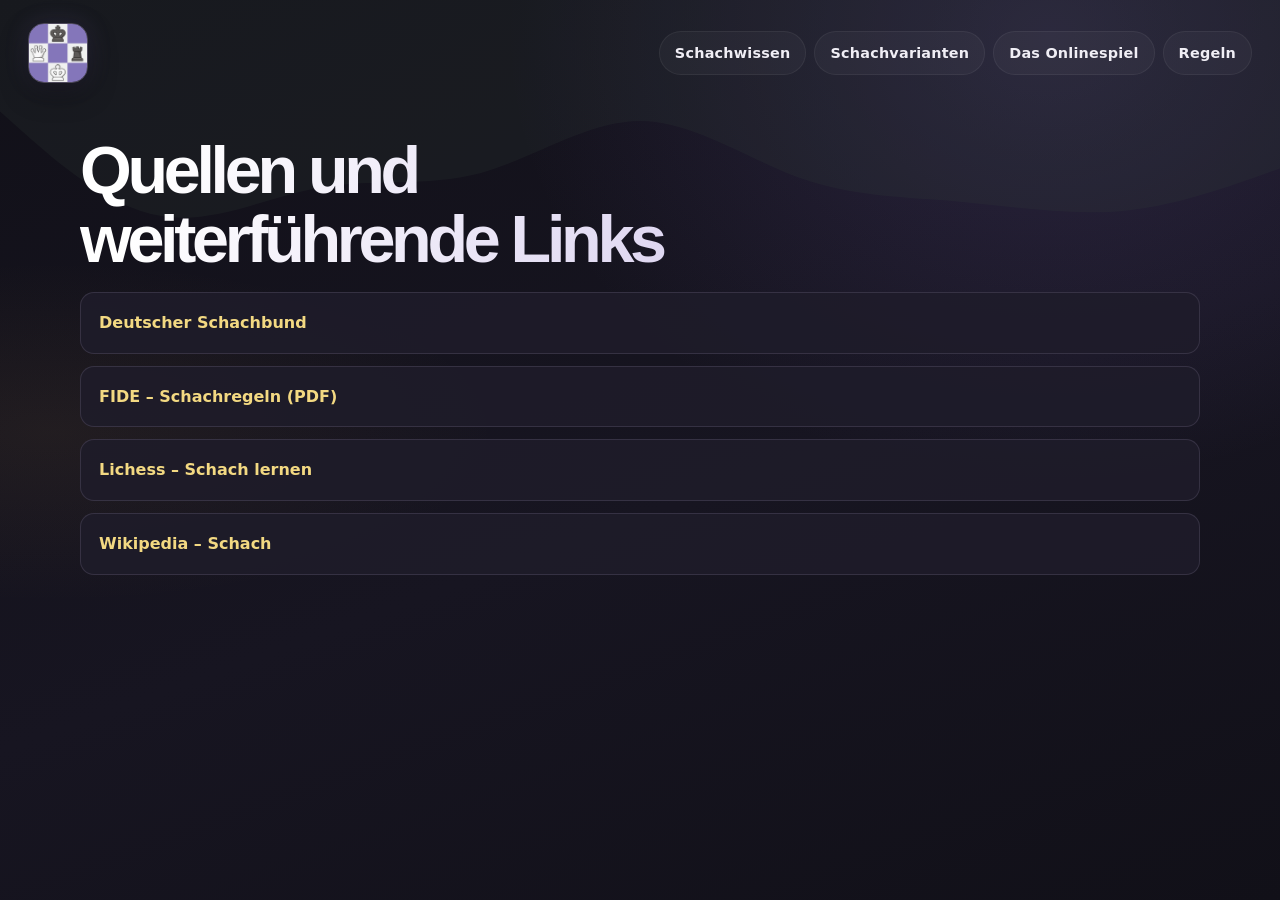
<file: website/quellen.html>
<!DOCTYPE html>
<html lang="de">
<head>
   <meta charset="UTF-8">
   <meta name="viewport" content="width=device-width, initial-scale=1.0">
   <meta name="description" content="Quellen und weiterführende Informationen zu Schach.">
   <title>Schachwissen – Quellen</title>
   <link rel="stylesheet" href="style.css">
</head>
<body class="sources">
   <img class="wave" src="img/wave.svg" alt="">
   <header class="topbar">
      <a class="home-logo" href="index.html" aria-label="Zur Startseite">
         <img src="img/Screenshot 2026-11-06 104341.png" alt="Schachfiguren">
      </a>
      <nav class="navigation" aria-label="Hauptnavigation">
      <a href="info.html">Schachwissen</a>
      <a href="Schacharten.html">Schachvarianten</a>
      <a href="onlinespiel.html">Das Onlinespiel</a>
      <a href="Regeln.html">Regeln</a>
      
      </nav>
   </header>

   <main>
      <h1>Quellen und weiterführende Links</h1>
      <ul>
         <li><a href="https://www.schachbund.de/" target="_blank" rel="noopener noreferrer">Deutscher Schachbund</a></li>
         <li><a href="https://www.fide.com/FIDE/handbook/LawsOfChess.pdf" target="_blank" rel="noopener noreferrer">FIDE – Schachregeln (PDF)</a></li>
         <li><a href="https://lichess.org/learn" target="_blank" rel="noopener noreferrer">Lichess – Schach lernen</a></li>
         <li><a href="https://de.wikipedia.org/wiki/Schach" target="_blank" rel="noopener noreferrer">Wikipedia – Schach</a></li>
      </ul>
   </main>
</body>
</html>
</file>
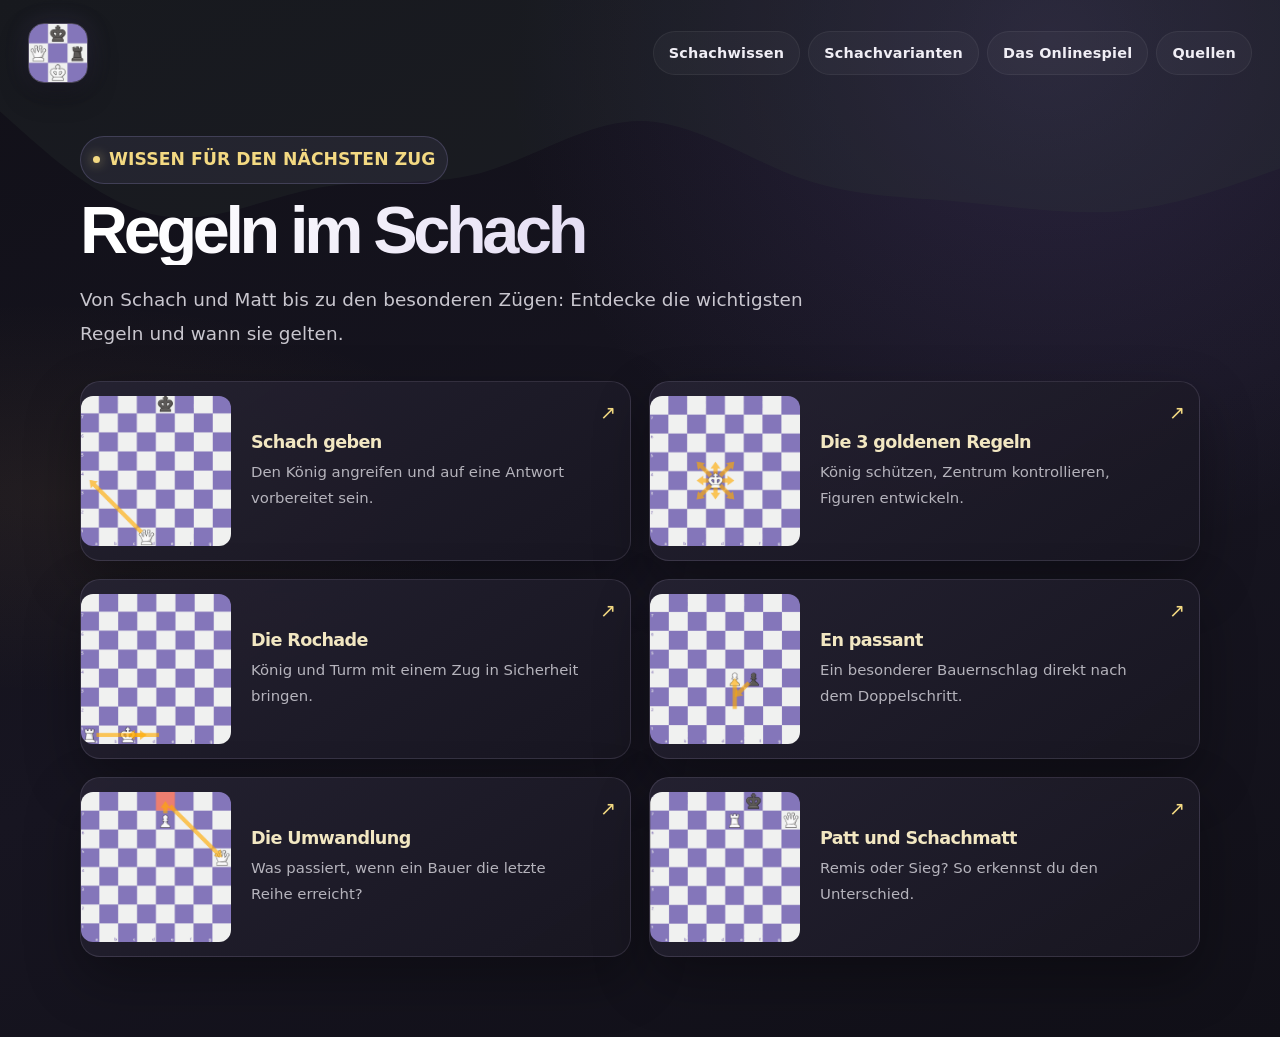
<file: website/Regeln.html>
<!DOCTYPE html>
<html lang="de">
<head>
   <meta charset="UTF-8">
   <meta name="viewport" content="width=device-width, initial-scale=1.0">
   <meta name="description" content="Ein Einstieg in Schach, Regeln und Taktik.">
   <title>Schachwissen – Regeln</title>
   <link rel="stylesheet" href="style.css">
</head>
<body class="home-page">
   <img class="wave" src="img/wave.svg" alt="">
   <header class="topbar">
      <a class="home-logo" href="index.html" aria-label="Zur Startseite">
         <img src="img/Screenshot 2026-11-06 104341.png" alt="Schachfiguren">
      </a>
      <nav class="navigation" aria-label="Hauptnavigation">
      <a href="info.html">Schachwissen</a>
      <a href="Schacharten.html">Schachvarianten</a>
      <a href="onlinespiel.html">Das Onlinespiel</a>
      
      <a href="quellen.html">Quellen</a>

      </nav>
   </header>
   <main>
      <p class="eyebrow">Wissen für den nächsten Zug</p>
      <h1>Regeln im Schach</h1>
      <p class="page-intro">Von Schach und Matt bis zu den besonderen Zügen: Entdecke die wichtigsten Regeln und wann sie gelten.</p>
      <div class="rule-grid">
         <a class="rule-card" href="Das Schachsetzen.html">
            <img src="img/schach%20figuren%20(Zugm%C3%B6glichkeiten)/schachsetzen.png" alt="Beispiel für ein Schachgebot">
            <span class="rule-card-copy"><strong>Schach geben</strong><span>Den König angreifen und auf eine Antwort vorbereitet sein.</span></span>
            <span class="card-arrow" aria-hidden="true">↗</span>
         </a>
         <a class="rule-card" href="Die 3 Goldenen Regeln.html">
            <img src="img/schach%20figuren%20(Zugm%C3%B6glichkeiten)/k%C3%B6nig.png" alt="Zugmöglichkeiten des Königs">
            <span class="rule-card-copy"><strong>Die 3 goldenen Regeln</strong><span>König schützen, Zentrum kontrollieren, Figuren entwickeln.</span></span>
            <span class="card-arrow" aria-hidden="true">↗</span>
         </a>
         <a class="rule-card" href="Die Rochade.html">
            <img src="img/schach%20figuren%20(Zugm%C3%B6glichkeiten)/rochade.png" alt="Stellung bei der Rochade">
            <span class="rule-card-copy"><strong>Die Rochade</strong><span>König und Turm mit einem Zug in Sicherheit bringen.</span></span>
            <span class="card-arrow" aria-hidden="true">↗</span>
         </a>
         <a class="rule-card" href="En Passant.html">
            <img src="img/schach%20figuren%20(Zugm%C3%B6glichkeiten)/en%20passant.png" alt="Bauernschlag en passant">
            <span class="rule-card-copy"><strong>En passant</strong><span>Ein besonderer Bauernschlag direkt nach dem Doppelschritt.</span></span>
            <span class="card-arrow" aria-hidden="true">↗</span>
         </a>
         <a class="rule-card" href="Die Umwandlung.html">
            <img src="img/schach%20figuren%20(Zugm%C3%B6glichkeiten)/umwandeln.png" alt="Bauernzüge und Vorwärtsbewegung">
            <span class="rule-card-copy"><strong>Die Umwandlung</strong><span>Was passiert, wenn ein Bauer die letzte Reihe erreicht?</span></span>
            <span class="card-arrow" aria-hidden="true">↗</span>
         </a>
         <a class="rule-card" href="Patt.html">
            <img src="img/schach%20figuren%20(Zugm%C3%B6glichkeiten)/patt.png" alt="Beispielstellung für Patt">
            <span class="rule-card-copy"><strong>Patt und Schachmatt</strong><span>Remis oder Sieg? So erkennst du den Unterschied.</span></span>
            <span class="card-arrow" aria-hidden="true">↗</span>
         </a>
      </div>
   </main>
</body>
</html>
</file>
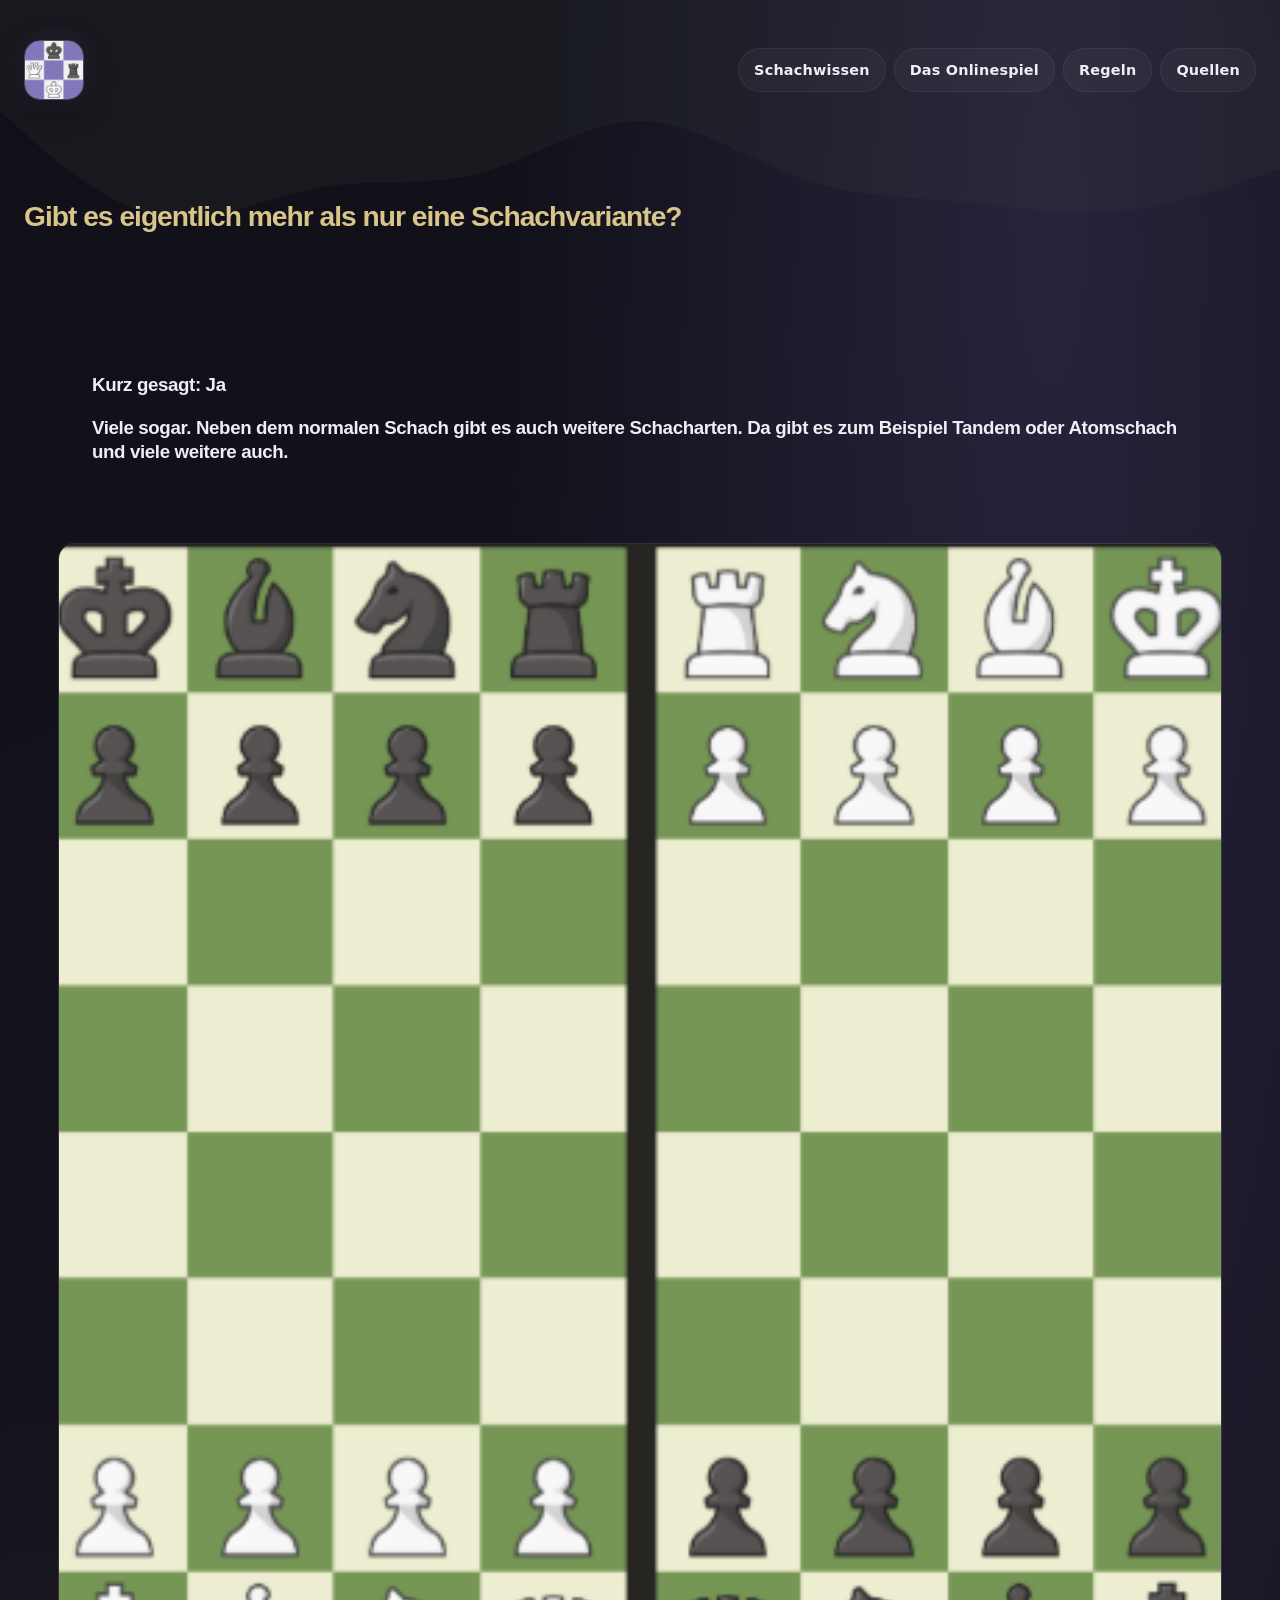
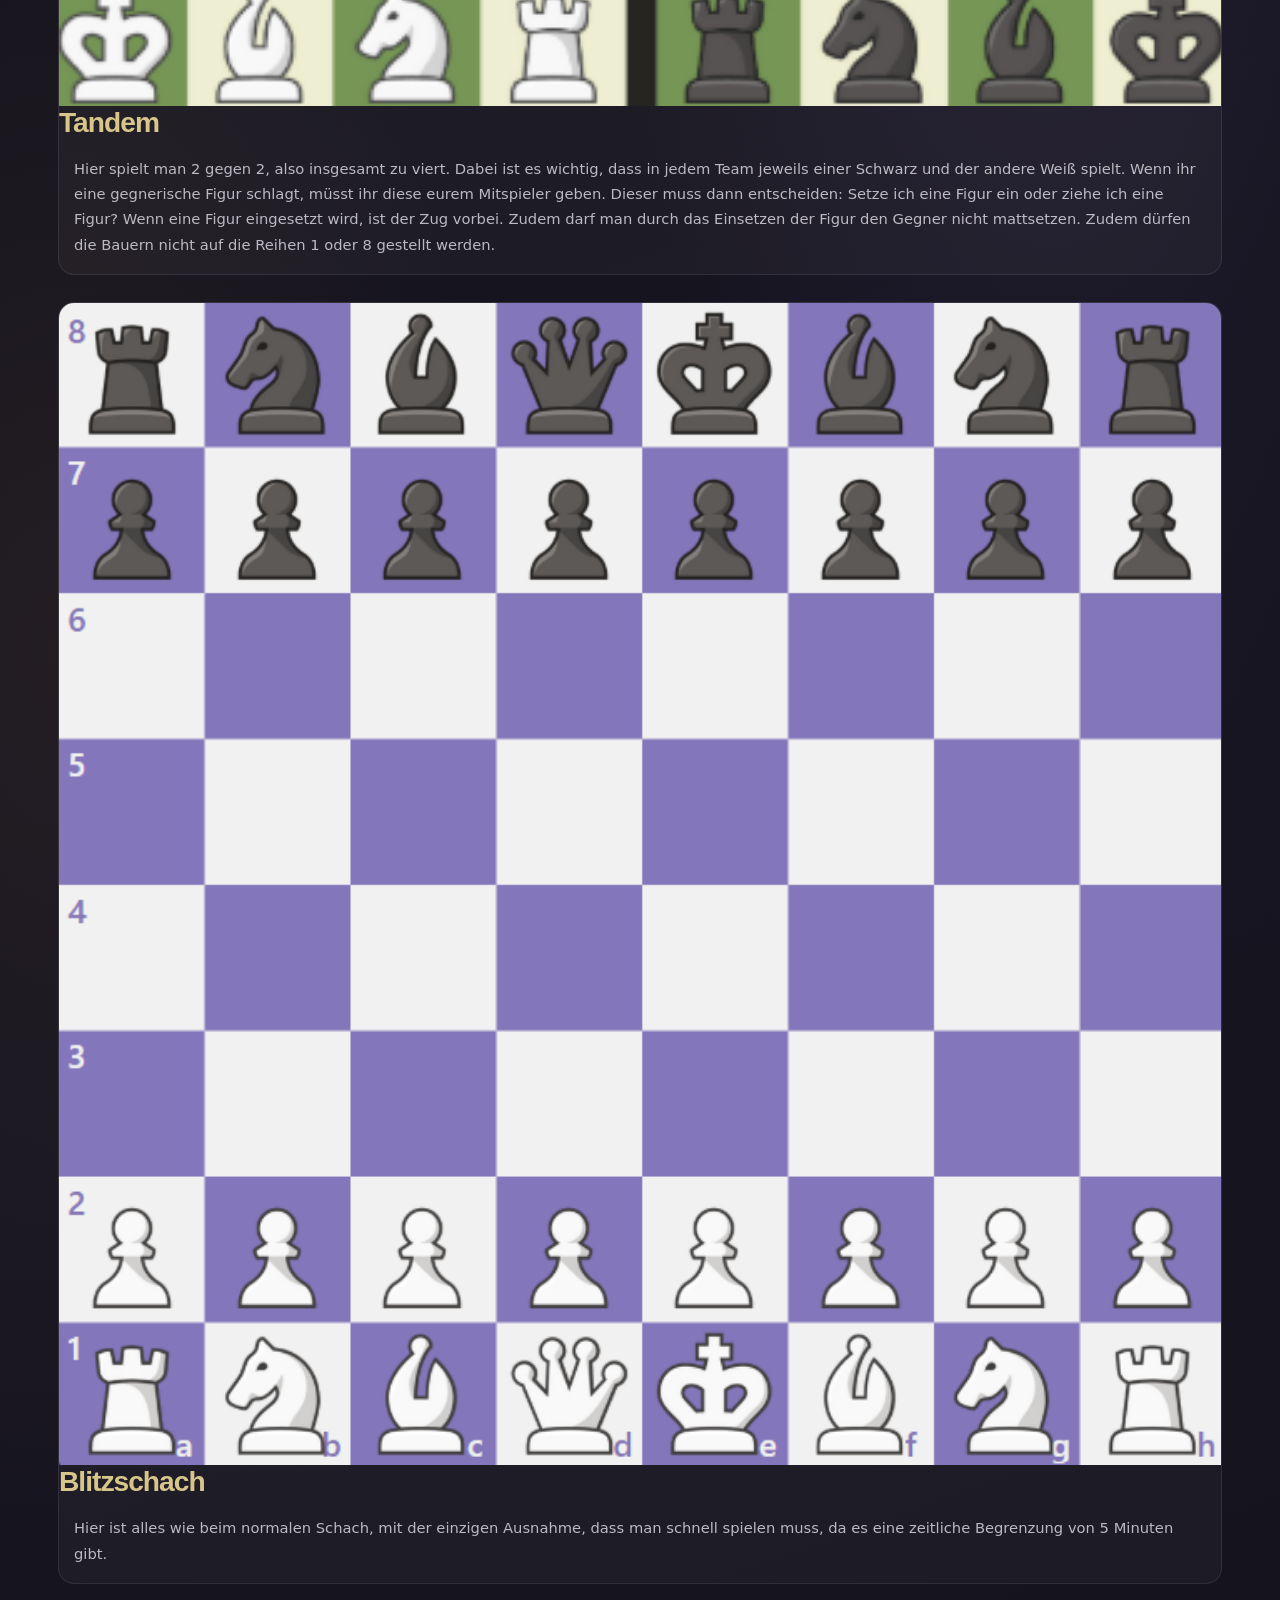
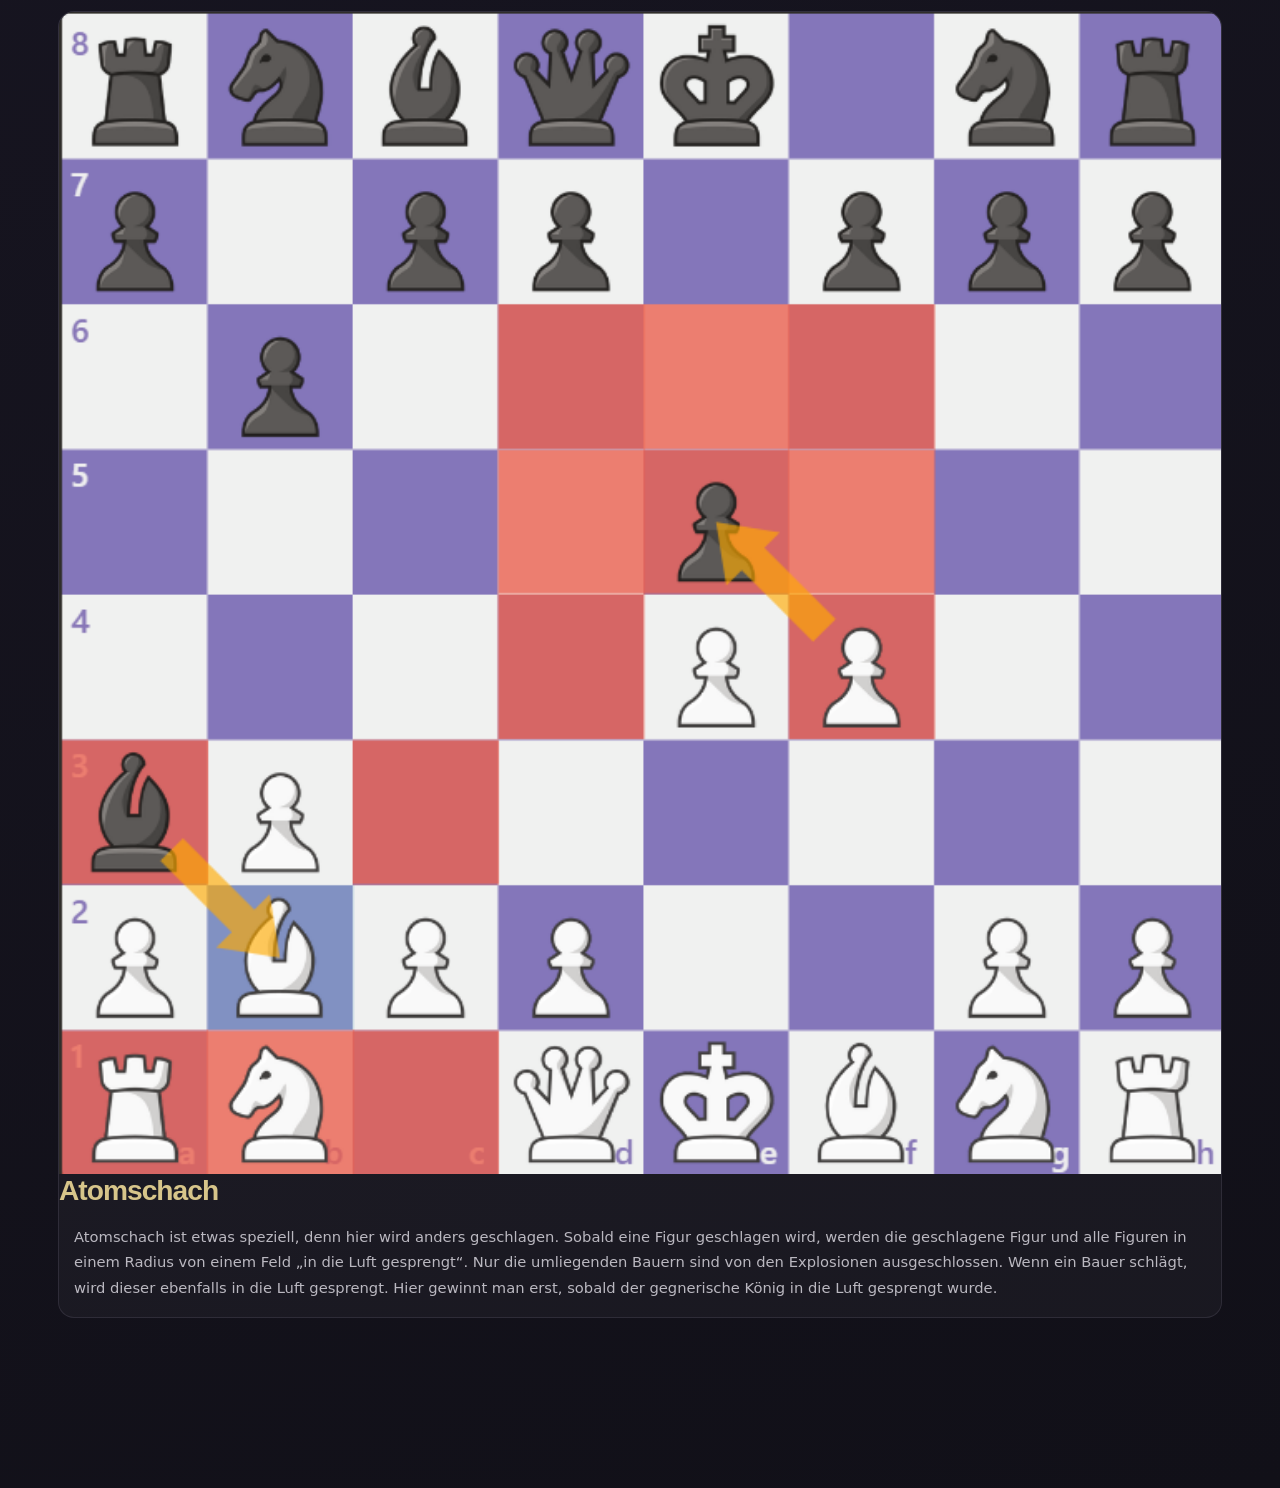
<file: website/Schacharten.html>
<!DOCTYPE html>
<html lang="de">
<head>
   <meta charset="UTF-8">
   <meta name="viewport" content="width=device-width, initial-scale=1.0">
   <meta name="description" content="Ein Einstieg in Schach, Regeln und Taktik.">
   <title>Schachwissen – Schacharten</title>
   <link rel="stylesheet" href="style.css">
</head>
<body class="home-page">
   <img class="wave" src="img/wave.svg" alt="">
   <div class="page-shell">
      <header class="topbar">
         <a class="home-logo" href="index.html" aria-label="Zur Startseite">
            <img src="img/Screenshot 2026-11-06 104341.png" alt="Schachfiguren">
         </a>
         <nav class="navigation" aria-label="Hauptnavigation">
            <a href="info.html">Schachwissen</a>
            
            <a href="onlinespiel.html">Das Onlinespiel</a>
            <a href="Regeln.html">Regeln</a>
            <a href="quellen.html">Quellen</a>
            
         </nav>
      </header>

      <main class="hero">
             <h2>Gibt es eigentlich mehr als nur eine Schachvariante?</h2>
            <section class="content-card">
                <article class="content-card">
                    <h3>Kurz gesagt: Ja</h3>
                    
                    <h3>Viele sogar. Neben dem normalen Schach gibt es auch weitere Schacharten.
                        Da gibt es zum Beispiel Tandem oder Atomschach und viele weitere auch.
                    </h3>
                </article>

                <article class="piece-card">
                    <img src="img/schach%20arten/Tandem.png" alt="Das Tandemspiel">
                    <h2>Tandem</h2>
                    <p>Hier spielt man 2 gegen 2, also insgesamt zu viert.
                        Dabei ist es wichtig, dass in jedem Team jeweils einer Schwarz und der andere Weiß spielt.
                        Wenn ihr eine gegnerische Figur schlagt, müsst ihr diese eurem Mitspieler geben.
                        Dieser muss dann entscheiden: Setze ich eine Figur ein oder ziehe ich eine Figur?
                        Wenn eine Figur eingesetzt wird, ist der Zug vorbei. Zudem darf man durch das Einsetzen der Figur den Gegner nicht mattsetzen.
                        Zudem dürfen die Bauern nicht auf die Reihen 1 oder 8 gestellt werden.
                    </p>
                </article>
                <br>
                <article class="piece-card">
                    <img src="img/Aufbau.png" alt="Das Blitzschach">
                    <h2>Blitzschach</h2>
                    <p>
                        Hier ist alles wie beim normalen Schach, mit der einzigen Ausnahme,
                        dass man schnell spielen muss, da es eine zeitliche Begrenzung von 5 Minuten gibt.
                    </p>
                </article>
                <br>
                <article class="piece-card">
                    <img src="img/schach%20arten/Atom.png" alt="Das Atomschach">
                    <h2>Atomschach</h2>
                    <p>
                        Atomschach ist etwas speziell, denn hier wird anders geschlagen.
                        Sobald eine Figur geschlagen wird, werden die geschlagene Figur und alle Figuren in einem Radius von einem Feld „in die Luft gesprengt“.
                        Nur die umliegenden Bauern sind von den Explosionen ausgeschlossen.
                        Wenn ein Bauer schlägt, wird dieser ebenfalls in die Luft gesprengt.
                        Hier gewinnt man erst, sobald der gegnerische König in die Luft gesprengt wurde.
                    </p>
            </section>

        </main>
   </div>
</body>
</html>
</file>
<file: website/style.css>
:root {
   color-scheme: dark;
   --font-body: Inter, ui-sans-serif, system-ui, -apple-system, BlinkMacSystemFont, "Segoe UI", sans-serif;
   --font-display: "Arial", "Segoe UI", sans-serif;
   --color-background: #111018;
   --color-background-soft: #201d2b;
   --color-panel: rgba(31, 29, 42, 0.86);
   --color-panel-strong: rgba(18, 17, 25, 0.94);
   --color-text: #f0eef5;
   --color-muted: #c0b9d1;
   --color-link: #d3b86e;
   --color-link-hover: #f3d982;
   --color-accent: #b9a8f4;
   --color-border: rgba(224, 215, 255, 0.12);
   --shadow-soft: 0 22px 55px rgba(0, 0, 0, 0.32);
}

* {
   box-sizing: border-box;
}

body {
   font-family: var(--font-body);
   font-size: 16px;
   line-height: 1.72;
   font-optical-sizing: auto;
   text-rendering: optimizeLegibility;
   -webkit-font-smoothing: antialiased;
   -moz-osx-font-smoothing: grayscale;
   margin: 0;
   background: linear-gradient(180deg, #111814 0%, #17211d 30%, #111914 100%);
   color: var(--color-text);
   min-height: 100vh;
   isolation: isolate;
}

img {
   max-width: 100%;
   display: block;
}

.wave {
   position: absolute;
   inset: 0 0 auto 0;
   width: 100%;
   height: 280px;
   object-fit: cover;
   opacity: 0.38;
   z-index: -1;
}

.page-shell {
   position: relative;
   z-index: 1;
   max-width: 1200px;
   margin: 0 auto;
   padding: 28px 24px 72px;
}

.topbar {
   display: flex;
   align-items: center;
   justify-content: space-between;
   gap: 20px;
   margin-bottom: 36px;
}

.home-logo {
   display: inline-flex;
   align-items: center;
   justify-content: center;
   flex: 0 0 56px;
   width: 56px;
   height: 56px;
   overflow: hidden;
   border: 1px solid var(--color-border);
   border-radius: 12px;
   box-shadow: var(--shadow-soft);
   transition: transform 0.2s ease, border-color 0.2s ease;
}

.home-logo img {
   width: 100%;
   height: 100%;
   object-fit: cover;
}

.home-logo:hover,
.home-logo:focus-visible {
   transform: translateY(-2px);
   border-color: rgba(232, 220, 168, 0.6);
}

.navigation {
   display: flex;
   flex-wrap: wrap;
   justify-content: flex-end;
   gap: 10px;
   padding: 0;
}

.navigation a,
.button,
.sources li a {
   text-decoration: none;
   transition: all 0.2s ease;
}

.navigation a {
   color: var(--color-text);
   background: rgba(255, 255, 255, 0.04);
   border: 1px solid transparent;
   border-radius: 999px;
   padding: 10px 16px;
   font-size: 0.95rem;
}

.navigation a:hover,
.navigation a.active {
   color: var(--color-link-hover);
   border-color: rgba(232, 220, 168, 0.35);
   background: rgba(255, 255, 255, 0.06);
}

.hero {
   display: block;
   padding: 28px 0 20px;
}

.hero-copy {
   max-width: 680px;
}

.eyebrow {
   display: inline-flex;
   align-items: center;
   gap: 9px;
   width: fit-content;
   margin: 0 0 16px;
   padding: 7px 12px;
   border: 1px solid rgba(185, 168, 244, 0.2);
   border-radius: 999px;
   background: rgba(185, 168, 244, 0.07);
   color: #d3c7ff;
   text-transform: uppercase;
   letter-spacing: 0.14em;
   font-size: 0.7rem;
   font-weight: 750;
}

.eyebrow::before {
   width: 7px;
   height: 7px;
   border-radius: 50%;
   background: var(--color-link-hover);
   box-shadow: 0 0 12px rgba(243, 217, 130, 0.75);
   content: "";
}

h1 {
   margin: 0 0 16px;
   color: var(--color-text);
   font-family: var(--font-display);
   font-size: clamp(2.6rem, 5.2vw, 4.6rem);
   font-weight: 800;
   line-height: 1.04;
   letter-spacing: -0.065em;
   text-wrap: balance;
}

h2 {
   margin: 0 0 16px;
   color: var(--color-muted);
   font-family: var(--font-display);
   font-size: clamp(1.35rem, 2.2vw, 2.15rem);
   font-weight: 700;
   line-height: 1.2;
   letter-spacing: -0.035em;
}

h3,
h4 {
   font-family: var(--font-display);
   line-height: 1.3;
   letter-spacing: -0.02em;
}

.hero-copy > p {
   max-width: 62ch;
   margin: 0;
   color: rgba(227, 229, 220, 0.9);
   font-size: 1.05rem;
}

.hero-actions {
   display: flex;
   flex-wrap: wrap;
   gap: 14px;
   margin-top: 28px;
}

.button {
   display: inline-flex;
   align-items: center;
   justify-content: center;
   padding: 0.9rem 1.5rem;
   border-radius: 999px;
   font-weight: 700;
   border: 1px solid transparent;
}

.button.primary {
   background: linear-gradient(135deg, #d7c67a, #b4a160);
   color: #141611;
   box-shadow: 0 12px 22px rgba(180, 161, 96, 0.4);
}

.button.secondary {
   border-color: rgba(200, 193, 141, 0.4);
   background: rgba(255, 255, 255, 0.04);
   color: var(--color-text);
}

.button:hover {
   transform: translateY(-1px);
}


.piece:nth-of-type(1) { top: 58%; left: 18%; }
.piece:nth-of-type(2) { top: 24%; left: 44%; }
.piece:nth-of-type(3) { top: 14%; right: 22%; }
.piece:nth-of-type(4) { top: 58%; right: 18%; }

.feature-grid {
   display: grid;
   grid-template-columns: repeat(3, minmax(0, 1fr));
   gap: 20px;
   margin-top: 26px;
}

.feature-card {
   background: var(--color-panel);
   border: 1px solid var(--color-border);
   border-radius: 20px;
   padding: 22px 20px;
   box-shadow: var(--shadow-soft);
}

.feature-card h3 {
   margin-top: 0;
   margin-bottom: 12px;
   font-size: 1.3rem;
   color: #f0ebd6;
}

.feature-card p {
   margin: 0;
   color: rgba(227, 229, 220, 0.8);
}

.sources {
   font-size: 16px;
   color: var(--color-text);
}

.sources ul {
   padding-left: 20px;
}

.sources li a {
   color: var(--color-link);
}

.sources li a:hover {
   color: var(--color-link-hover);
}

.home-page .home, .info-page .info {
   text-decoration: underline;
}

@media (max-width: 760px) {
   .topbar {
      flex-direction: column;
      align-items: flex-start;
   }

   .navigation {
      justify-content: flex-start;
   }

   .feature-grid {
      grid-template-columns: 1fr;
   }
}

body {
   background:
      radial-gradient(ellipse at 82% 4%, rgba(119, 96, 181, 0.22), transparent 34rem),
      radial-gradient(ellipse at 4% 48%, rgba(191, 145, 70, 0.08), transparent 28rem),
      linear-gradient(160deg, #111018 0%, #171521 55%, #111018 100%);
   color: var(--color-text);
}

.wave {
   opacity: 0.18;
   pointer-events: none;
}

.page-shell {
   max-width: 1280px;
}

.topbar {
   width: min(100%, 1280px);
   min-height: 84px;
   margin: 0 auto 34px;
   padding: 22px 28px 0;
}

.page-shell > .topbar {
   width: 100%;
   margin-bottom: 34px;
   padding: 0;
}

.home-logo {
   flex-basis: 60px;
   width: 60px;
   height: 60px;
   border-radius: 16px;
   border-color: rgba(218, 198, 248, 0.28);
   box-shadow: 0 10px 28px rgba(0, 0, 0, 0.34), 0 0 24px rgba(146, 117, 211, 0.16);
}

.navigation {
   gap: 8px;
}

.navigation a {
   background: rgba(255, 255, 255, 0.035);
   border-color: rgba(255, 255, 255, 0.055);
   padding: 9px 15px;
   font-size: 0.9rem;
   letter-spacing: 0.015em;
   font-weight: 600;
}

.navigation a:hover,
.navigation a:focus-visible {
   color: #f3d982;
   border-color: rgba(211, 184, 110, 0.42);
   background: rgba(211, 184, 110, 0.09);
}

main:not(.hero) {
   width: min(100% - 48px, 1120px);
   margin: 0 auto;
   padding: 18px 0 80px;
}

main:not(.hero) p,
main:not(.hero) section,
main:not(.hero) ul {
   max-width: 100%;
   margin-left: 0;
}

main:not(.hero) a {
   padding-left: 0;
}

main:not(.hero) > h1 {
   padding: 0;
   max-width: 900px;
   margin-bottom: 18px;
   font-size: clamp(2.6rem, 5.2vw, 4.6rem);
   background: linear-gradient(110deg, #fff 8%, #ded6f1 68%, #d8c481 100%);
   background-clip: text;
   -webkit-text-fill-color: transparent;
}

main:not(.hero) > p,
main:not(.hero) > section {
   max-width: 900px;
   margin: 0 0 22px;
}

main:not(.hero) > p {
   color: rgba(240, 238, 245, 0.82);
   font-size: 1.075rem;
   line-height: 1.85;
   letter-spacing: 0.005em;
}

main:not(.hero) > p.eyebrow {
   margin-bottom: 12px;
   color: var(--color-link-hover);
}

main:not(.hero) section {
   padding: 24px;
   border: 1px solid var(--color-border);
   border-radius: 22px;
   background: linear-gradient(145deg, rgba(38, 35, 51, 0.86), rgba(25, 23, 34, 0.86));
   box-shadow: var(--shadow-soft);
}

main:not(.hero) section h2 {
   color: #e4dbff;
}

main:not(.hero) li {
   margin-bottom: 10px;
   color: rgba(240, 238, 245, 0.85);
}

.hero {
   min-height: 0;
   padding: 54px 0 38px;
}

.hero h1 {
   padding: 0;
   max-width: 900px;
   background: linear-gradient(110deg, #fff 5%, #e4ddf7 62%, #d2bf86 100%);
   background-clip: text;
   -webkit-text-fill-color: transparent;
}

.hero h2 {
   padding-left: 0;
   color: #d7c58a;
}

.hero-copy > p:not(.eyebrow) {
   color: rgba(240, 238, 245, 0.78);
   font-size: clamp(1.05rem, 1.5vw, 1.2rem);
   line-height: 1.85;
   letter-spacing: 0.005em;
}

.button.primary {
   background: linear-gradient(135deg, #f1d781, #c99e45);
   box-shadow: 0 12px 30px rgba(198, 157, 69, 0.22);
}

.button.secondary {
   border-color: rgba(215, 197, 138, 0.34);
   background: rgba(255, 255, 255, 0.035);
}

.feature-grid {
   gap: 18px;
   margin-top: 40px;
}

.feature-card {
   overflow: hidden;
   padding: 0 0 22px;
   border-color: rgba(224, 215, 255, 0.1);
   background: linear-gradient(145deg, rgba(37, 34, 51, 0.94), rgba(24, 22, 33, 0.94));
   transition: transform 0.22s ease, border-color 0.22s ease, box-shadow 0.22s ease;
}

.feature-card:hover {
   transform: translateY(-5px);
   border-color: rgba(185, 168, 244, 0.38);
   box-shadow: 0 26px 56px rgba(0, 0, 0, 0.36);
}

.feature-image {
   width: 100%;
   height: 190px;
   margin-bottom: 20px;
   object-fit: cover;
   background: #8171b2;
}

.feature-card h3,
.feature-card p,
.feature-card .card-link {
   margin-right: 22px;
   margin-left: 22px;
}

.feature-card h3 {
   color: #f2e7c2;
   font-size: 1.25rem;
   font-weight: 700;
   letter-spacing: -0.035em;
}

.feature-card p {
   min-height: 3.2em;
   color: rgba(240, 238, 245, 0.76);
   line-height: 1.75;
}

.card-link {
   display: inline-flex;
   align-items: center;
   gap: 8px;
   margin-top: 18px;
   color: var(--color-link-hover);
   font-weight: 700;
   font-size: 0.92rem;
   letter-spacing: 0.01em;
   text-decoration: none;
}

.card-link span,
.card-arrow {
   transition: transform 0.2s ease;
}

.card-link:hover span {
   transform: translateX(4px);
}

.page-intro {
   max-width: 62ch !important;
   margin-bottom: 30px !important;
   font-size: 1.15rem !important;
}

.content-card {
   max-width: 100% !important;
   margin: 26px 0 !important;
   padding: clamp(20px, 4vw, 34px) !important;
}

.content-card > p:last-child {
   margin-bottom: 0;
}

.piece-grid {
   display: grid;
   grid-template-columns: repeat(3, minmax(0, 1fr));
   gap: 16px;
   margin-top: 24px;
}

.piece-card {
   overflow: hidden;
   border: 1px solid rgba(224, 215, 255, 0.1);
   border-radius: 16px;
   background: rgba(255, 255, 255, 0.035);
}

.piece-card > img,
.piece-image-pair img {
   width: 100%;
   aspect-ratio: 1;
   object-fit: cover;
   background: #8171b2;
}

.piece-image-pair {
   display: grid;
   grid-template-columns: 1fr 1fr;
   gap: 2px;
}

.piece-card h3 {
   margin: 14px 15px 4px;
   color: #f2e7c2;
   font-size: 1.08rem;
   font-weight: 700;
   letter-spacing: -0.03em;
}

.piece-card p {
   margin: 0 15px 17px;
   color: rgba(240, 238, 245, 0.75);
   font-size: 0.92rem;
}

.rule-grid {
   display: grid;
   grid-template-columns: repeat(2, minmax(0, 1fr));
   gap: 18px;
   margin-top: 30px;
}

.rule-card {
   position: relative;
   display: grid;
   grid-template-columns: minmax(100px, 150px) 1fr auto;
   align-items: center;
   gap: 20px;
   overflow: hidden;
   padding: 14px;
   border: 1px solid var(--color-border);
   border-radius: 20px;
   background: linear-gradient(145deg, rgba(38, 35, 51, 0.9), rgba(24, 22, 33, 0.94));
   box-shadow: var(--shadow-soft);
   color: var(--color-text);
   text-decoration: none;
   transition: transform 0.2s ease, border-color 0.2s ease;
}

.rule-card:hover {
   transform: translateY(-3px);
   border-color: rgba(185, 168, 244, 0.44);
}

.rule-card > img {
   width: 100%;
   aspect-ratio: 1;
   border-radius: 12px;
   object-fit: cover;
   background: #8171b2;
}

.rule-card-copy {
   display: grid;
   gap: 7px;
}

.rule-card-copy strong {
   font-size: 1.1rem;
   line-height: 1.3;
   letter-spacing: -0.035em;
   color: #f2e7c2;
}

.rule-card-copy > span {
   color: rgba(240, 238, 245, 0.72);
   font-size: 0.93rem;
}

.card-arrow {
   align-self: start;
   color: var(--color-link-hover);
   font-size: 1.2rem;
}

.rule-card:hover .card-arrow {
   transform: translate(2px, -2px);
}

.rule-illustration {
   max-width: 560px;
   margin: 28px 0 !important;
   padding: 12px !important;
   overflow: hidden;
   border: 1px solid var(--color-border);
   border-radius: 22px;
   background: rgba(28, 26, 39, 0.82);
   box-shadow: var(--shadow-soft);
}

.rule-illustration img {
   width: 100%;
   border-radius: 14px;
}

.rule-illustration figcaption {
   padding: 12px 8px 4px;
   color: rgba(240, 238, 245, 0.72);
   font-size: 0.9rem;
   line-height: 1.6;
   letter-spacing: 0.01em;
}

.sources main ul {
   display: grid;
   gap: 12px;
   max-width: none;
   margin: 0;
   padding: 0;
   list-style: none;
}

.sources main li {
   margin: 0;
   padding: 16px 18px;
   border: 1px solid var(--color-border);
   border-radius: 14px;
   background: var(--color-panel);
}

.sources main li a {
   color: var(--color-link-hover);
   font-weight: 650;
}

a:focus-visible {
   outline: 3px solid var(--color-link-hover);
   outline-offset: 4px;
}

@media (max-width: 760px) {
   .topbar,
   .page-shell > .topbar {
      flex-direction: row;
      align-items: center;
      flex-wrap: wrap;
      padding: 18px 20px 0;
   }

   .page-shell > .topbar {
      padding: 0;
   }

   .navigation {
      flex: 1 1 100%;
      justify-content: flex-start;
   }

   .hero {
      min-height: 0;
      padding-top: 24px;
   }

   .hero {
      padding-top: 24px;
   }

   .piece-grid {
      grid-template-columns: repeat(2, minmax(0, 1fr));
   }

   .rule-grid {
      grid-template-columns: 1fr;
   }
}

@media (max-width: 460px) {
   .topbar,
   .page-shell > .topbar {
      padding-right: 16px;
      padding-left: 16px;
   }

   .page-shell {
      padding-right: 16px;
      padding-left: 16px;
   }

   main:not(.hero) {
      width: calc(100% - 32px);
   }

   .navigation {
      gap: 6px;
   }

   .navigation a {
      padding: 8px 11px;
      font-size: 0.83rem;
   }

   .piece-grid {
      grid-template-columns: 1fr 1fr;
      gap: 10px;
   }

   .rule-card {
      grid-template-columns: 88px 1fr auto;
      gap: 12px;
      padding: 10px;
   }
}

@media (prefers-reduced-motion: reduce) {
   *,
   *::before,
   *::after {
      scroll-behavior: auto !important;
      transition-duration: 0.01ms !important;
   }
}
</file>
